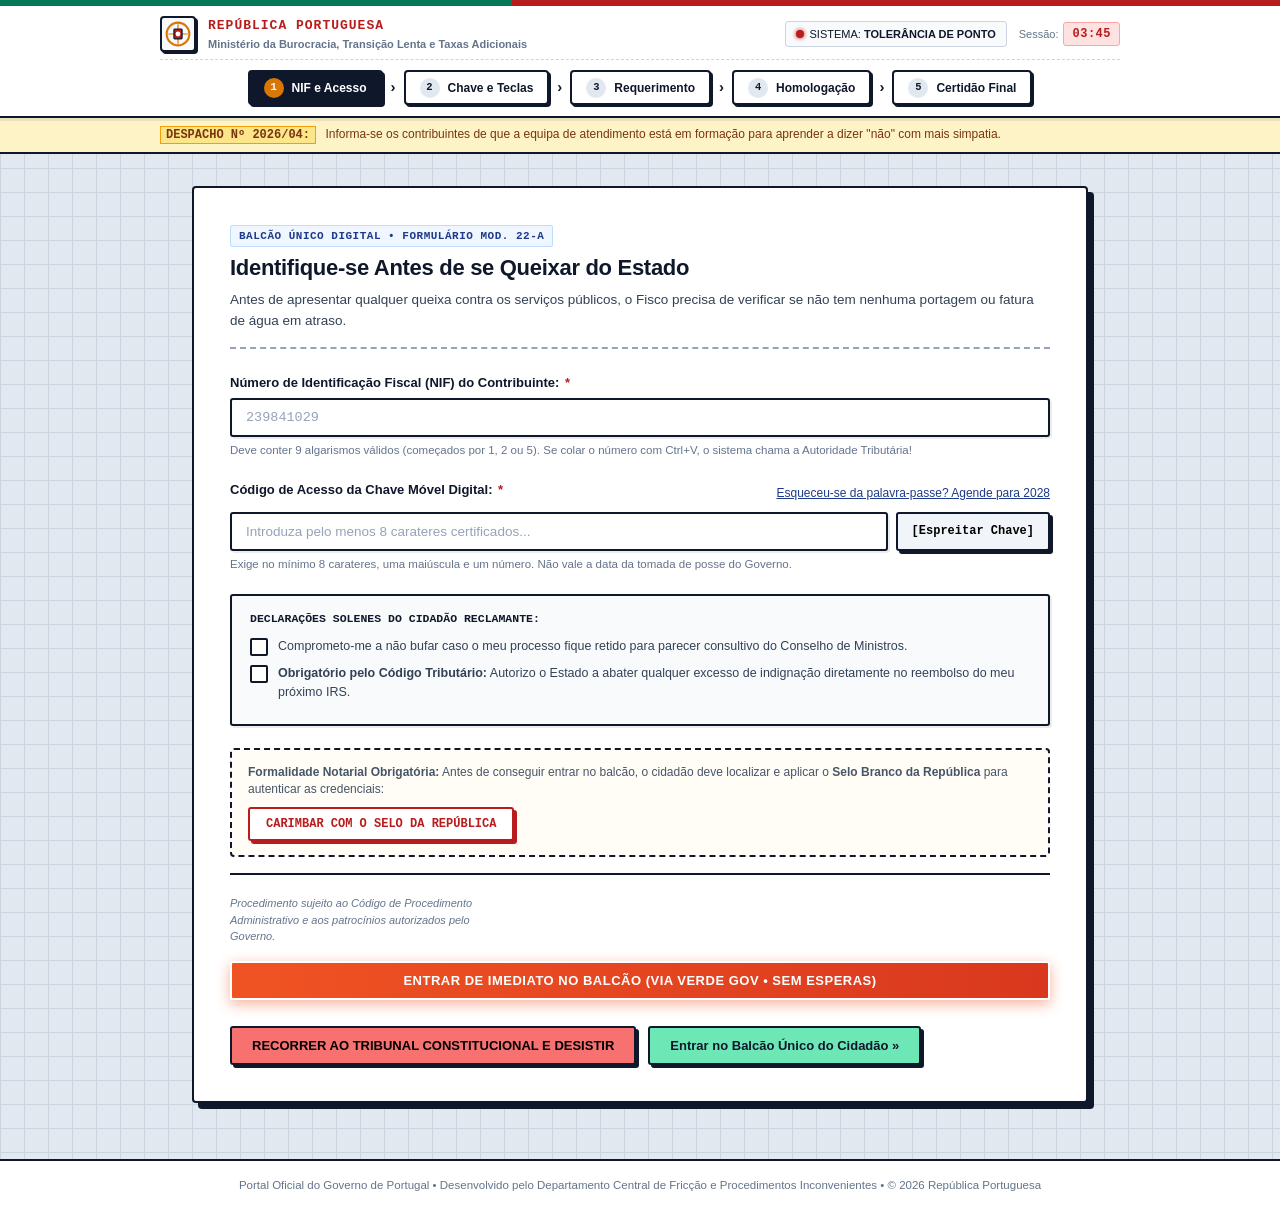
<file: index.html>
<!DOCTYPE html>
<html lang="pt-PT">
<head>
  <meta charset="UTF-8">
  <meta name="viewport" content="width=device-width, initial-scale=1.0">
  <title>Portal do Cidadão | Balcão Oficial de Reclamações da República Portuguesa</title>
  <link rel="stylesheet" href="style.css">
</head>
<body>

  <!-- Faixa Oficial com as Cores de Portugal -->
  <div class="national-band">
    <div class="band-green"></div>
    <div class="band-red"></div>
  </div>

  <!-- Cabeçalho Oficial do Governo -->
  <header class="gov-header">
    <div class="gov-header-inner">
      <!-- Linha 1: Marca Institucional e Estado de Sessão -->
      <div class="gov-header-top">
        <div class="gov-brand">
          <div class="gov-crest">
            <!-- Emblema da Esfera Armilar e Escudo Oficial em SVG -->
            <svg viewBox="0 0 32 32" fill="none" class="crest-svg" aria-hidden="true">
              <circle cx="16" cy="16" r="14" stroke="#d97706" stroke-width="2.5"/>
              <path d="M16 4v24M4 16h24" stroke="#d97706" stroke-width="1.5"/>
              <rect x="11" y="10" width="10" height="12" fill="#b91c1c" stroke="#0f172a" stroke-width="1.5" rx="1"/>
              <circle cx="16" cy="16" r="3" fill="#ffffff"/>
            </svg>
          </div>
          <div class="gov-titles">
            <span class="gov-republic">REPÚBLICA PORTUGUESA</span>
            <span class="gov-ministry">Ministério da Burocracia, Transição Lenta e Taxas Adicionais</span>
          </div>
        </div>

        <!-- Estado do Balcão e Relógio de Tolerância de Ponto -->
        <div class="gov-meta">
          <div class="gov-badge-box">
            <span class="pulse-indicator"></span>
            <span class="badge-txt">SISTEMA: <strong>TOLERÂNCIA DE PONTO</strong></span>
          </div>
          <div class="gov-session-timer">
            <span>Sessão:</span>
            <span id="session-clock" class="mono-timer">03:45</span>
          </div>
        </div>
      </div>

      <!-- Linha 2: Fases do Procedimento (Abas Centradas, Perfeitas e Sem Quebra) -->
      <div class="gov-header-nav-wrap">
        <nav class="gov-stepper" aria-label="Abas e Fases do Procedimento">
          <div class="gov-step active" id="step-node-1" role="button" tabindex="0" title="Aba 1: NIF e Acesso" data-tab-step="1">
            <span class="step-num">1</span>
            <span class="step-txt">NIF e Acesso</span>
          </div>
          <div class="step-sep" aria-hidden="true">&rsaquo;</div>
          <div class="gov-step" id="step-node-2" role="button" tabindex="0" title="Aba 2: Chave e Teclas" data-tab-step="2">
            <span class="step-num">2</span>
            <span class="step-txt">Chave e Teclas</span>
          </div>
          <div class="step-sep" aria-hidden="true">&rsaquo;</div>
          <div class="gov-step" id="step-node-3" role="button" tabindex="0" title="Aba 3: Requerimento" data-tab-step="3">
            <span class="step-num">3</span>
            <span class="step-txt">Requerimento</span>
          </div>
          <div class="step-sep" aria-hidden="true">&rsaquo;</div>
          <div class="gov-step" id="step-node-4" role="button" tabindex="0" title="Aba 4: Homologação" data-tab-step="4">
            <span class="step-num">4</span>
            <span class="step-txt">Homologação</span>
          </div>
          <div class="step-sep" aria-hidden="true">&rsaquo;</div>
          <div class="gov-step" id="step-node-5" role="button" tabindex="0" title="Aba 5: Certidão Final" data-tab-step="5">
            <span class="step-num">5</span>
            <span class="step-txt">Certidão Final</span>
          </div>
        </nav>
      </div>
    </div>
  </header>

  <!-- Banner Normativo Bem-Humorado -->
  <div class="gov-banner-bar">
    <div class="gov-banner-inner">
      <span class="decree-tag">DESPACHO Nº 2026/04:</span>
      <span id="banner-notice-text">Informa-se os contribuintes de que a equipa de atendimento está em formação para aprender a dizer "não" com mais simpatia.</span>
    </div>
  </div>

  <!-- Content Wrapper Central -->
  <main class="gov-viewport">

    <!-- ============================================== -->
    <!-- ETAPA 1: AUTENTICAÇÃO POR NIF E CHAVE GOV.PT   -->
    <!-- ============================================== -->
    <section id="gov-pane-1" class="gov-pane active">
      <div class="gov-card">

        <div class="card-official-header">
          <div class="stamp-seal">BALCÃO ÚNICO DIGITAL &bull; FORMULÁRIO MOD. 22-A</div>
          <h1 class="card-heading">Identifique-se Antes de se Queixar do Estado</h1>
          <p class="card-subheading">
            Antes de apresentar qualquer queixa contra os serviços públicos, o Fisco precisa de verificar se não tem nenhuma portagem ou fatura de água em atraso.
          </p>
        </div>

        <form id="form-gov-login" novalidate onsubmit="return false;">

          <!-- Campo NIF com Validação Crítica e Cómica -->
          <div class="gov-field-row">
            <label for="field-nif" class="gov-label">
              Número de Identificação Fiscal (NIF) do Contribuinte:
              <span class="req-star">*</span>
            </label>
            <div class="gov-input-wrap">
              <input 
                type="text" 
                id="field-nif" 
                class="gov-input mono-font" 
                placeholder="239841029"
                maxlength="9"
                autocomplete="off"
                spellcheck="false"
              >
            </div>
            <div class="gov-help" id="nif-help-text">
              Deve conter 9 algarismos válidos (começados por 1, 2 ou 5). Se colar o número com Ctrl+V, o sistema chama a Autoridade Tributária!
            </div>
          </div>

          <!-- Palavra-passe da Chave Móvel Digital -->
          <div class="gov-field-row">
            <div class="label-split-row">
              <label for="field-pass" class="gov-label">
                Código de Acesso da Chave Móvel Digital:
                <span class="req-star">*</span>
              </label>
              <button type="button" class="gov-link" id="btn-forgot-password">
                Esqueceu-se da palavra-passe? Agende para 2028
              </button>
            </div>
            <div class="gov-input-wrap gov-split-action">
              <input 
                type="password" 
                id="field-pass" 
                class="gov-input" 
                placeholder="Introduza pelo menos 8 carateres certificados..."
                autocomplete="current-password"
              >
              <!-- Botão [Espreitar Chave] que ativa um popup chato de IVA -->
              <button type="button" class="btn-gov-subtle" id="btn-tax-eye-trap" title="Ver a palavra-passe em texto limpo">
                [Espreitar Chave]
              </button>
            </div>
            <div class="gov-help" id="pass-help-text">
              Exige no mínimo 8 carateres, uma maiúscula e um número. Não vale a data da tomada de posse do Governo.
            </div>
          </div>

          <!-- Declarações Oficiais de Submissão Fiscal -->
          <div class="gov-decree-box">
            <div class="decree-title">DECLARAÇÕES SOLENES DO CIDADÃO RECLAMANTE:</div>

            <label class="gov-checkbox-row">
              <input type="checkbox" id="check-gov-1">
              <span class="gov-box-check"></span>
              <span class="gov-check-label">
                Comprometo-me a não bufar caso o meu processo fique retido para parecer consultivo do Conselho de Ministros.
              </span>
            </label>

            <label class="gov-checkbox-row">
              <input type="checkbox" id="check-gov-2">
              <span class="gov-box-check"></span>
              <span class="gov-check-label">
                <strong>Obrigatório pelo Código Tributário:</strong> Autorizo o Estado a abater qualquer excesso de indignação diretamente no reembolso do meu próximo IRS.
              </span>
            </label>
          </div>

          <!-- ============================================== -->
          <!-- CÂMARA DO SELO NOTARIAL (BOTÃO ESCONDIDO)       -->
          <!-- ============================================== -->
          <div class="gov-seal-chamber" id="seal-chamber">
            <div class="seal-prompt-text">
              <strong>Formalidade Notarial Obrigatória:</strong> Antes de conseguir entrar no balcão, o cidadão deve localizar e aplicar o <strong>Selo Branco da República</strong> para autenticar as credenciais:
            </div>
            <div style="display: flex; align-items: center; gap: 12px; flex-wrap: wrap;">
              <button type="button" class="btn-stamp-interactive" id="btn-stamp-credentials">
                CARIMBAR COM O SELO DA REPÚBLICA
              </button>
              <span class="seal-stamped-badge" id="seal-stamped-badge" style="display: none;">
                AUTENTICADO COM SUCESSO &bull; PORTARIA 2026
              </span>
            </div>
          </div>

          <!-- Botões com Inversão Tática de Governo & Decoy Pirata -->
          <div class="gov-footer-actions">
            <div class="gov-footer-legal">
              Procedimento sujeito ao Código de Procedimento Administrativo e aos patrocínios autorizados pelo Governo.
            </div>

            <!-- Botão Isca Estilo Site Pirata (Abre o Betanol 365) -->
            <button type="button" class="btn btn-betanol-flashy btn-block" id="btn-trap-fast-track" style="margin-bottom: 10px;">
              ENTRAR DE IMEDIATO NO BALCÃO (VIA VERDE GOV &bull; SEM ESPERAS)
            </button>

            <div class="gov-button-row" id="row-login-actions">
              <!-- Botão 1: Vermelho/Chamativo que CANCELA com burocracia -->
              <button type="button" class="btn btn-gov-trap" id="btn-trap-cancel-login">
                RECORRER AO TRIBUNAL CONSTITUCIONAL E DESISTIR
              </button>

              <!-- Botão 2: Verde Oficial que exige o selo prévio e tem texto camaleão! -->
              <button type="button" class="btn btn-gov-primary" id="btn-real-login-submit">
                Entrar no Balcão Único do Cidadão &raquo;
              </button>
            </div>
          </div>

        </form>

      </div>
    </section>

    <!-- ============================================== -->
    <!-- ETAPA 2: A ZONA DE TECLAS INVERTIDAS & 2FA     -->
    <!-- ============================================== -->
    <section id="gov-pane-2" class="gov-pane">
      <div class="gov-card">

        <div class="card-official-header">
          <div class="stamp-seal">ZONA DE TRANSCRIÇÃO &bull; PORTARIA DE ATALHOS INVERTIDOS</div>
          <h1 class="card-heading">Validação de Segurança com Teclas Trocadas</h1>
          <p class="card-subheading">
            O Estado tentou enviar um SMS para o seu telemóvel, mas a operadora cortou o serviço por falta de pagamento. Transcreva o código publicado e confirme a referência de protocolo.
          </p>
        </div>

        <!-- Painel do Diário da República Eletrónico -->
        <div class="dr-terminal">
          <div class="dr-terminal-header">
            <span>DIÁRIO DA REPÚBLICA ELETRÓNICO &bull; 2ª SÉRIE</span>
            <span class="dr-stamp">CÓDIGO HOMOLOGADO</span>
          </div>
          <div class="dr-terminal-body">
            <div class="dr-notice-title">CÓDIGO DE AUTORIZAÇÃO TEMPORÁRIO PARA RECLAMAÇÃO:</div>
            <div class="dr-code-display" id="dr-token-display">582 914</div>
            <div class="dr-notice-sub">Transcreva os 6 números por ordem estrita antes que o Governo caia ou haja uma remodelação ministerial.</div>
          </div>
        </div>

        <!-- 6 Caixas para os Números do Código -->
        <div class="gov-otp-section">
          <label class="gov-label center-align">
            Introduza os 6 Números Publicados no Visor Acima:
          </label>
          <div class="gov-otp-grid" id="gov-otp-row">
            <input type="text" maxlength="1" class="otp-cell" data-idx="0" inputmode="numeric">
            <input type="text" maxlength="1" class="otp-cell" data-idx="1" inputmode="numeric">
            <input type="text" maxlength="1" class="otp-cell" data-idx="2" inputmode="numeric">
            <span class="otp-separator">&bull;</span>
            <input type="text" maxlength="1" class="otp-cell" data-idx="3" inputmode="numeric">
            <input type="text" maxlength="1" class="otp-cell" data-idx="4" inputmode="numeric">
            <input type="text" maxlength="1" class="otp-cell" data-idx="5" inputmode="numeric">
          </div>
        </div>

        <!-- ============================================== -->
        <!-- A FAMOSA ZONA DE TECLAS INVERTIDAS E CTRL+C/V  -->
        <!-- ============================================== -->
        <div class="inverted-keys-zone">
          <div class="zone-badge">PROVA DE AGILIDADE DIGITAL &bull; NORMA PORTUGUESA NP-404</div>
          <h3 class="zone-title">Transcrição Obrigatória da Referência de Protocolo</h3>
          <p class="zone-desc">
            Para validar este passo, confirme a referência oficial abaixo no campo de validação. 
            <strong>Dica de conveniência:</strong> Se não quiser escrever à mão, selecione o texto, faça <code>Ctrl+C</code> e cole com <code>Ctrl+V</code>... se tiver coragem!
          </p>

          <!-- Referência Oficial Gerada para Cópia -->
          <div class="target-reference-box">
            <span class="ref-tag">REFERÊNCIA OFICIAL A TRANSCREVER:</span>
            <div class="ref-display-text" id="target-ref-sample">PT-8492-9104-X</div>
            <button type="button" class="btn-copy-ref" id="btn-copy-target-ref">
              Copiar com 1 Clique (ou use Ctrl+C)
            </button>
          </div>

          <!-- Campo Onde as Teclas Estão Invertidas! -->
          <div class="gov-field-row" style="margin-top: 14px; margin-bottom: 6px;">
            <label for="field-inverted-ref" class="gov-label">
              Cole ou Digite a Referência Aqui:
              <span class="req-star">*</span>
            </label>
            <div class="gov-input-wrap">
              <input 
                type="text" 
                id="field-inverted-ref" 
                class="gov-input mono-font text-inverted-behavior" 
                placeholder="Clique aqui e tente colar com Ctrl+V ou digitar..."
                autocomplete="off"
                spellcheck="false"
              >
            </div>
            <div class="gov-help" id="inverted-field-help">
              Aviso Governamental: Neste campo, os atalhos de teclado foram invertidos pela Secretaria-Geral. A digitação funciona de trás para a frente (marcha-atrás)!
            </div>
          </div>

        </div>

        <!-- ============================================== -->
        <!-- O BOTÃO TROLL ENCOLHEDOR: ATALHO VIP DE AUSTERIDADE -->
        <!-- ============================================== -->
        <div class="troll-shortcut-zone">
          <div class="troll-zone-header">CANAL PRIVILEGIADO &bull; PROTOCOLO DE EXCEÇÃO VIP</div>
          <button type="button" class="btn btn-troll-shrink" id="btn-troll-fast-pass">
            ATALHO VIP: Aceder sem Carimbos nem Teclas Invertidas (Via Rápida)
          </button>
          <div class="troll-shrink-notice" id="troll-shrink-notice"></div>
        </div>

        <!-- ============================================== -->
        <!-- O ARMÁRIO DE ARQUIVO: PROCURE O CARIMBO NAS GAVETAS -->
        <!-- ============================================== -->
        <div class="gov-filing-cabinet" id="gov-filing-cabinet">
          <div class="cabinet-header">
            <span class="cabinet-badge">ARQUIVO MORTO DA SECRETARIA-GERAL</span>
            <span class="cabinet-title">Procure o Carimbo de Homologação nas Gavetas do Ministério</span>
          </div>
          <p class="cabinet-desc">
            O funcionário do balcão ausentou-se para tomar café e deixou o <strong>Carimbo Oficial da 2ª Série</strong> escondido numa das gavetas do arquivo. 
            Abra as gavetas para procurar o carimbo... mas cuidado com as pastas de patrocínios e teias de aranha!
          </p>

          <div class="drawers-grid">
            <button type="button" class="cabinet-drawer" id="drawer-btn-1" data-drawer-type="dust">
              <div class="drawer-handle-bar"></div>
              <span class="drawer-tag">GAVETA A</span>
              <span class="drawer-sub">Processos de 1994 (Arquivo Morto)</span>
            </button>

            <button type="button" class="cabinet-drawer" id="drawer-btn-2" data-drawer-type="betanol">
              <div class="drawer-handle-bar"></div>
              <span class="drawer-tag">GAVETA B</span>
              <span class="drawer-sub">Patrocínios e Jogos da Santa Casa</span>
            </button>

            <button type="button" class="cabinet-drawer" id="drawer-btn-3" data-drawer-type="stamp">
              <div class="drawer-handle-bar"></div>
              <span class="drawer-tag">GAVETA C</span>
              <span class="drawer-sub">Despachos Pendentes do Ministro</span>
            </button>
          </div>

          <div class="cabinet-status-card" id="cabinet-status-card">
            <span class="status-kicker">Estado das Buscas:</span>
            <span class="status-text" id="cabinet-status-text">Nenhuma gaveta aberta. O botão de homologação permanece trancado sem carimbo oficial.</span>
          </div>
        </div>

        <div class="gov-footer-actions">
          <button type="button" class="btn btn-gov-secondary" id="btn-otp-renew">
            Pedir Parecer Jurídico para Novo Código (Custo: 450.000€ ao Estado)
          </button>
          <button type="button" class="btn btn-gov-primary" id="btn-otp-validate">
            Homologar Código e Avançar para a Queixa &raquo;
          </button>
        </div>

      </div>
    </section>

    <!-- ============================================== -->
    <!-- ETAPA 3: REQUERIMENTO OFICIAL MOD. 22-B        -->
    <!-- ============================================== -->
    <section id="gov-pane-3" class="gov-pane">
      <div class="gov-card">

        <div class="card-official-header">
          <div class="stamp-seal">LIVRO DE RECLAMAÇÕES OFICIAL &bull; REQUERIMENTO MOD. 22-B</div>
          <h1 class="card-heading">Apresentar Reclamação ao Governo da República</h1>
          <p class="card-subheading">
            Descreva a falha dos serviços com respeito e compostura. Reclamações que usem a palavra "vergonha" ou "crise" serão rejeitadas liminarmente.
          </p>
        </div>

        <!-- Isca de Site Pirata: Banner Chamativo do Betanol -->
        <div class="pirate-bait-banner" id="pirate-bait-step3" title="Clique para transmissão ao vivo">
          <span class="bait-badge">EM DIRETO</span>
          <span>ASSISTA AO MINISTRO AO VIVO EM HD (SEM CORTES) &bull; Acompanhe a sessão plenária sem atrasos!</span>
        </div>

        <form id="form-gov-complaint" novalidate onsubmit="return false;">

          <!-- Ministério de Destino Burocrático -->
          <div class="gov-field-row">
            <label for="select-ministry" class="gov-label">
              Ministério ou Secretaria de Estado Competente:
              <span class="req-star">*</span>
            </label>
            <div class="gov-input-wrap">
              <select id="select-ministry" class="gov-input gov-select">
                <option value="">-- Selecione o Ministério para onde quer mandar a queixa --</option>
                <option value="financas">Ministério das Finanças (Prazo de resposta: Imediato para cobrar, 4 anos para devolver)</option>
                <option value="saude">Serviço Nacional de Saúde - SNS (A sua consulta foi agendada para Novembro de 2031)</option>
                <option value="infraestruturas">Ministério das Infraestruturas (A resposta está retida no concurso público do novo aeroporto)</option>
                <option value="primeiro_ministro">Gabinete do Primeiro-Ministro (Aviso: O Ministro da pasta demitiu-se ontem)</option>
                <option value="cpi">Comissão Parlamentar de Inquérito (As conclusões serão apuradas na próxima legislatura)</option>
              </select>
            </div>
            <div class="gov-help" id="ministry-help-text">
              A escolha de ministérios em crise política pode atrasar o processo em 12 a 24 meses úteis.
            </div>
          </div>

          <!-- Grau de Cunha / Urgência à Portuguesa -->
          <div class="gov-field-row">
            <label class="gov-label">Grau de Influência Política / Urgência do Pedido:</label>
            <div class="gov-radio-deck">
              
              <label class="gov-radio-tile selected" id="tile-cunha-sem">
                <input type="radio" name="gov-influence" value="sem_cunha" checked>
                <div class="tile-body">
                  <span class="tile-headline">Cidadão Comum (Sem Cunha)</span>
                  <span class="tile-caption">Fila geral de espera. Provavelmente lido em 2030.</span>
                </div>
              </label>

              <label class="gov-radio-tile" id="tile-cunha-junta">
                <input type="radio" name="gov-influence" value="cunha_junta">
                <div class="tile-body">
                  <span class="tile-headline">Conheço o Presidente da Junta</span>
                  <span class="tile-caption">O processo passa para a gaveta de cima do balcão.</span>
                </div>
              </label>

              <label class="gov-radio-tile" id="tile-cunha-tv">
                <input type="radio" name="gov-influence" value="canal_noticias">
                <div class="tile-body">
                  <span class="tile-headline">Chamei a CMTV e a Televisão</span>
                  <span class="tile-caption">Resolução de emergência para não perder votos nas sondagens.</span>
                </div>
              </label>

            </div>
          </div>

          <!-- Assunto com Censura de Palavras de Crise -->
          <div class="gov-field-row">
            <label for="field-gov-subject" class="gov-label">
              Assunto Sintético da Reclamação:
              <span class="req-star">*</span>
            </label>
            <div class="gov-input-wrap">
              <input 
                type="text" 
                id="field-gov-subject" 
                class="gov-input" 
                placeholder="ex: Inoperância crónica dos serviços e pedido formal de explicações"
                autocomplete="off"
              >
            </div>
            <div class="gov-help" id="subject-help-text">
              Entre 15 e 60 carateres. É proibido usar as palavras "crise", "greve", "vergonha", "urgente" ou "imposto".
            </div>
          </div>

          <!-- ============================================== -->
          <!-- ZONA 2 DE TECLAS & ATALHOS INVERTIDOS: MINUTA  -->
          <!-- ============================================== -->
          <div class="inverted-keys-zone" style="margin-top: 10px; margin-bottom: 18px;">
            <div class="zone-badge">ZONA DE ATALHO REGULAMENTAR &bull; PORTARIA N.º 42-A</div>
            <h3 class="zone-title">Minuta Protocolar Pré-Aprovada pelo Conselho de Ministros</h3>
            <p class="zone-desc">
              Para poupar esforço e não estar a redigir os 80 carateres regulamentares à mão, o Estado disponibiliza uma minuta oficial. Pode copiar o texto com <code>Ctrl+C</code> (ou pelo botão) e colar com <code>Ctrl+V</code> no requerimento abaixo... mas atenção aos atalhos fiscalizados pela Inspeção-Geral!
            </p>
            <div class="target-reference-box">
              <span class="ref-tag">MINUTA RECOMENDADA:</span>
              <div class="ref-display-text" id="target-minuta-sample" style="font-size: 12.5px; font-weight: 600; letter-spacing: 0.2px; line-height: 1.45; max-width: 65%;">
                Exmo. Senhor Ministro, venho por este meio expor com a devida vénia republicana que este balcão necessita de resolução célere e urgente.
              </div>
              <button type="button" class="btn-copy-ref" id="btn-copy-target-minuta">
                Copiar Minuta Oficial (Ctrl+C)
              </button>
            </div>
          </div>

          <!-- Texto do Requerimento com Exigência de Cortesia Constitucional -->
          <div class="gov-field-row">
            <div class="label-split-row">
              <label for="field-gov-text" class="gov-label">
                Texto Integral do Requerimento:
                <span class="req-star">*</span>
              </label>
              <span class="gov-counter" id="gov-char-counter">0 / 80 carateres obrigatórios</span>
            </div>
            <textarea 
              id="field-gov-text" 
              class="gov-input gov-textarea" 
              rows="5"
              placeholder="Exmo. Senhor Ministro, venho por este meio expor com a devida vénia republicana que..."
            ></textarea>
            <div class="gov-help" id="text-help-text">
              Deve conter entre 80 e 350 carateres. O requerimento DEVE começar obrigatoriamente com "Exmo. Senhor Ministro" ou "Ao Governo da República".
            </div>
          </div>

          <!-- Anexo com Certidão em Triplicado -->
          <div class="gov-field-row">
            <label class="gov-label">
              Certidão de Paciência Passada pela Junta de Freguesia (.txt):
              <span class="req-star">*</span>
            </label>
            <div class="gov-cert-box">
              <div class="cert-details">
                <div class="cert-stamp-badge">MOD. 3</div>
                <div class="cert-text-lines">
                  <span class="cert-name" id="cert-filename-label">Nenhuma certidão anexada</span>
                  <span class="cert-sub">Documento legal obrigatório em formato .txt com menos de 3 meses</span>
                </div>
              </div>
              <div class="cert-action-btns">
                <input type="file" id="gov-file-native" accept=".txt" style="display: none;">
                <button type="button" class="btn btn-gov-secondary btn-sm" id="btn-browse-cert">
                  Procurar Certidão no PC (.txt)
                </button>
                <button type="button" class="btn btn-gov-accent btn-sm" id="btn-auto-stamp-cert">
                  Carimbar e Emitir Certidão Oficial
                </button>
              </div>
            </div>
          </div>

          <!-- ============================================== -->
          <!-- DOSSIÊ DE DESPACHO E ASSINATURA (BOTÃO ESCONDIDO POR ABAS) -->
          <!-- ============================================== -->
          <div class="gov-dossier-tabs" id="gov-dossier-tabs">
            <div class="dossier-tab-nav">
              <button type="button" class="dossier-tab-btn active" id="tab-btn-rules" data-tab="rules">
                1. Instruções Regimentais
              </button>
              <button type="button" class="dossier-tab-btn" id="tab-btn-dispatch" data-tab="dispatch">
                2. Pasta de Despacho & Assinatura &raquo;
              </button>
            </div>

            <div class="dossier-tab-panel" id="tab-panel-rules">
              <p style="font-size: 12px; color: #475569; margin: 0 0 10px; line-height: 1.45;">
                O regulamento do Diário da República exige a conferência formal antes do envio. Para localizar e assinar o botão de despacho oficial, <strong>mude para a aba "2. Pasta de Despacho & Assinatura"</strong> acima.
              </p>
              <button type="button" class="btn btn-gov-secondary btn-sm" id="btn-switch-to-dispatch">
                Procurar e Abrir Pasta de Despacho &raquo;
              </button>
            </div>

            <div class="dossier-tab-panel" id="tab-panel-dispatch" style="display: none;">
              <p style="font-size: 12px; color: var(--flag-green); font-weight: 700; margin: 0 0 12px;">
                Pasta de Despacho localizada! O requerimento pode agora ser submetido à conferência ministerial:
              </p>

              <!-- Alerta Dinâmico do Botão que Foge do Rato -->
              <div class="dodge-alert-box" id="dodge-alert-box" style="display: none;"></div>

              <div class="gov-footer-actions" style="margin-top: 0; padding-top: 0; border-top: none;">
                <button type="button" class="btn btn-gov-secondary" id="btn-back-to-step-2">
                  &laquo; Voltar ao Balcão da Chave Móvel
                </button>
                <button type="button" class="btn btn-gov-primary btn-dodge" id="btn-submit-complaint-step">
                  Conferir e Obter Parecer Ministerial &raquo;
                </button>
              </div>
            </div>
          </div>

        </form>

      </div>
    </section>

    <!-- ============================================== -->
    <!-- ETAPA 4: REVISÃO, MODAL MINISTERIAL E ENVIO    -->
    <!-- ============================================== -->
    <section id="gov-pane-4" class="gov-pane">
      <div class="gov-card">

        <div class="card-official-header">
          <div class="stamp-seal">SECRETARIA-GERAL &bull; DOSSIÊ DE AUDITORIA Nº <span id="rev-dossier-code">PT-8491</span></div>
          <h1 class="card-heading">Conferência Final da Petição</h1>
          <p class="card-subheading">
            Reveja a queixa que vai dar entrada no Governo. Uma vez homologada, o seu processo será enviado para um grupo de trabalho com prazo de conclusão indefinido.
          </p>
        </div>

        <!-- Barra Oficial de Tradução Estilo Google / Navegador -->
        <div class="browser-translate-widget" id="browser-translate-widget">
          <div class="translate-widget-left">
            <div class="translate-g-logo" aria-hidden="true">
              <svg width="22" height="22" viewBox="0 0 24 24" fill="none" stroke="currentColor" stroke-width="2">
                <path d="M5 8l6 6M4 14l6-6 2-3M2 5h12M7 2h1M22 22l-5-10-5 10M14 18h6" />
              </svg>
            </div>
            <div class="translate-widget-info">
              <div class="translate-title">
                <strong>Traduzir esta página?</strong> 
                <span class="translate-lang-tag">Latim Burocrático &rarr; Português (PT)</span>
              </div>
              <div class="translate-sub" id="translate-status-text">
                Norma UE 2026: O dossiê foi redigido em latim de Bruxelas. O botão de submissão só surge após traduzir a página.
              </div>
            </div>
          </div>
          <div class="translate-widget-actions">
            <button type="button" class="btn-translate-action" id="btn-trigger-translation">
              Traduzir Página
            </button>
            <button type="button" class="btn-translate-dismiss" id="btn-dismiss-translation">
              Nunca Traduzir (Desistir)
            </button>
          </div>
        </div>

        <!-- Tabela do Dossiê do Contribuinte -->
        <div class="gov-dossier-frame">
          <table class="gov-table">
            <tbody>
              <tr>
                <th scope="row">NIF do Reclamante:</th>
                <td id="rev-nif" class="mono-font">239841029</td>
              </tr>
              <tr>
                <th scope="row">Ministério Afeto:</th>
                <td id="rev-ministry">Ministério das Finanças</td>
              </tr>
              <tr>
                <th scope="row">Grau de Influência:</th>
                <td id="rev-influence">CIDADÃO COMUM (SEM CUNHA)</td>
              </tr>
              <tr>
                <th scope="row">Assunto Notificado:</th>
                <td id="rev-subject">Inoperância crónica dos serviços públicos</td>
              </tr>
              <tr>
                <th scope="row">Referência Validada:</th>
                <td id="rev-validated-ref" class="mono-font">PT-8492-9104-X</td>
              </tr>
              <tr>
                <th scope="row">Certidão Vinculada:</th>
                <td id="rev-cert" class="mono-font">certidao_resiliencia_cidadao.txt</td>
              </tr>
              <tr>
                <th scope="row">Carateres Contabilizados:</th>
                <td id="rev-chars">138 carateres sob juramento</td>
              </tr>
            </tbody>
          </table>
        </div>

        <div class="gov-quote-box">
          <span class="quote-header">TEXTO OFICIAL DO REQUERIMENTO PARA O DIÁRIO DA REPÚBLICA:</span>
          <p class="quote-text" id="rev-body-text">--</p>
        </div>

        <!-- Barra de Transmissão Ministerial Simulada -->
        <div class="gov-progress-box" id="gov-transmission-box" style="display: none;">
          <div class="progress-legend">
            <span id="trans-state-text">A remeter petição para 4 secretarias de estado...</span>
            <span id="trans-pct-text" class="mono-font">0%</span>
          </div>
          <div class="progress-track">
            <div class="progress-fill" id="gov-progress-bar"></div>
          </div>
        </div>

        <div class="gov-footer-actions">
          <button type="button" class="btn btn-gov-secondary" id="btn-back-to-step-3">
            &laquo; Retificar Declarações
          </button>

          <div class="untranslated-lock-msg" id="untranslated-lock-msg">
            <span class="lock-bullet">&bull;</span>
            <span>Botão de avanço bloqueado: Utilize o botão <strong>"Traduzir Página"</strong> acima para desbloquear a homologação.</span>
          </div>

          <button type="button" class="btn btn-gov-primary btn-advance-revealed" id="btn-open-ministerial-modal" style="display: none;">
            Homologar e Submeter Requerimento ao Governo &raquo;
          </button>
        </div>

      </div>
    </section>

    <!-- ============================================== -->
    <!-- ETAPA 5: SUCESSO & DESPACHO MINISTERIAL        -->
    <!-- ============================================== -->
    <section id="gov-pane-5" class="gov-pane">
      <div class="gov-card triumph-card">

        <div class="gov-triumph-header">
          <div class="official-stamp-red">DESPACHADO PELO GOVERNO DA REPÚBLICA</div>
          <h1 class="triumph-title">O Seu Requerimento Deu Entrada no Estado!</h1>
          <p class="triumph-desc">
            Um feito histórico para a cidadania portuguesa. Conseguiu fintar a burocracia, os prazos de audiência prévia e a tolerância de ponto dos funcionários.
          </p>
        </div>

        <!-- Ficha de Registo Oficial com Estatísticas -->
        <div class="gov-receipt-frame">
          <div class="receipt-headline">CERTIFICADO DE ENTRADA &bull; PROCESSO Nº <strong id="res-ticket-id" class="mono-font">#GOV-PT-928410</strong></div>
          
          <div class="receipt-data-grid">
            
            <div class="r-cell">
              <span class="r-kicker">Data e Hora do Despacho:</span>
              <span class="r-data" id="res-timestamp">13/10/2026 às 10:00</span>
            </div>

            <div class="r-cell">
              <span class="r-kicker">Tempo de Luta com a Burocracia:</span>
              <span class="r-data mono-font" id="res-duration">02m 44s</span>
            </div>

            <div class="r-cell">
              <span class="r-kicker">Cliques com o Rato no Balcão:</span>
              <span class="r-data mono-font" id="res-clicks">26 cliques</span>
            </div>

            <div class="r-cell">
              <span class="r-kicker">Rasteiras e Popups Enfrentados:</span>
              <span class="r-data" id="res-traps">4 pareceres rejeitados</span>
            </div>

            <div class="r-cell full-width">
              <span class="r-kicker">Grau de Resiliência Cívica Atribuído:</span>
              <strong class="r-data highlight-text" id="res-civic-rank">Doutorado em Filas das Finanças e Teclas Invertidas</strong>
            </div>

          </div>
        </div>

        <!-- ============================================== -->
        <!-- REGISTO OFICIAL DE INFRAÇÕES & CONTAGEM ERROS  -->
        <!-- ============================================== -->
        <div class="gov-error-audit-box">
          <div class="error-audit-header">
            <span class="audit-badge">AUDITORIA DISCIPLINAR DO CONTRIBUINTE</span>
            <span class="audit-decree">Regulamento Geral de Infrações Burocráticas &bull; Artigo 88.º</span>
          </div>

          <div class="error-score-row">
            <div class="error-score-card">
              <span class="error-score-label">TOTAL DE ERROS COMETIDOS:</span>
              <div class="error-score-number" id="res-total-errors">0</div>
              <span class="error-score-sub" id="res-errors-verdict">Infrações registadas</span>
            </div>
            <div class="error-rating-card">
              <span class="rating-label">CLASSIFICAÇÃO DO MINISTÉRIO:</span>
              <div class="rating-value" id="res-error-rank">Cidadão Exemplar</div>
              <p class="rating-desc" id="res-error-desc">Não cometeu qualquer infração processual no balcão.</p>
            </div>
          </div>

          <!-- Tabela Discriminada de Faltas Cometidas -->
          <div class="error-breakdown-wrapper">
            <div class="breakdown-title">DISCRIMINAÇÃO DAS INFRAÇÕES DETETADAS NO BALCÃO:</div>
            <div class="breakdown-grid">
              <div class="breakdown-item">
                <span class="b-label">Erros de Validação e Campos Vazios:</span>
                <strong class="b-count mono-font" id="cnt-err-validation">0</strong>
              </div>
              <div class="breakdown-item">
                <span class="b-label">Tentativas de Chico-Espertice com Copy/Paste:</span>
                <strong class="b-count mono-font" id="cnt-err-paste">0</strong>
              </div>
              <div class="breakdown-item">
                <span class="b-label">Falhas na Referência e Teclas Invertidas:</span>
                <strong class="b-count mono-font" id="cnt-err-inverted">0</strong>
              </div>
              <div class="breakdown-item">
                <span class="b-label">Tentativas Ilícitas de Fechar no [X]:</span>
                <strong class="b-count mono-font" id="cnt-err-close-btn">0</strong>
              </div>
              <div class="breakdown-item">
                <span class="b-label">Fugas ao Modal (Cliques Fora do Cartão):</span>
                <strong class="b-count mono-font" id="cnt-err-escape">0</strong>
              </div>
              <div class="breakdown-item">
                <span class="b-label">Palavras Censuradas Detetadas (crise/greve):</span>
                <strong class="b-count mono-font" id="cnt-err-censored">0</strong>
              </div>
              <div class="breakdown-item">
                <span class="b-label">Falta de Vénia Constitucional ("Exmo. Senhor Ministro"):</span>
                <strong class="b-count mono-font" id="cnt-err-courtesy">0</strong>
              </div>
              <div class="breakdown-item">
                <span class="b-label">Tentativas de Espreitar Palavra-Passe (Taxadas com IVA):</span>
                <strong class="b-count mono-font" id="cnt-err-peek">0</strong>
              </div>
              <div class="breakdown-item">
                <span class="b-label">Momentos de Sono na Fila Virtual (Inatividade 25s):</span>
                <strong class="b-count mono-font" id="cnt-err-idle">0</strong>
              </div>
              <div class="breakdown-item">
                <span class="b-label">Cliques em Anúncios Piratas do Betanol:</span>
                <strong class="b-count mono-font" id="cnt-err-pirate">0</strong>
              </div>
              <div class="breakdown-item">
                <span class="b-label">Gavetas do Arquivo Morto Falhadas:</span>
                <strong class="b-count mono-font" id="cnt-err-drawers">0</strong>
              </div>
              <div class="breakdown-item">
                <span class="b-label">Rasteiras de Botões Trolls e em Fuga:</span>
                <strong class="b-count mono-font" id="cnt-err-troll">0</strong>
              </div>
              <div class="breakdown-item">
                <span class="b-label">Paragens Cardíacas / Jump Scares de Abas:</span>
                <strong class="b-count mono-font" id="cnt-err-jumpscares">0</strong>
              </div>
            </div>
          </div>
        </div>

        <div class="gov-footer-actions center-align">
          <button type="button" class="btn btn-gov-accent" id="btn-download-official-proof">
            Descarregar Certidão Oficial Homologada (.TXT)
          </button>
          <button type="button" class="btn btn-gov-secondary" id="btn-new-legislature">
            Submeter Outro Requerimento (Na Próxima Legislatura)
          </button>
        </div>

      </div>
    </section>

  </main>

  <!-- ============================================== -->
  <!-- SISTEMA DE POPUPS CHATOS E BUROCRÁTICOS       -->
  <!-- ============================================== -->
  <div class="annoying-popup-overlay" id="annoying-popup-overlay" style="display: none;">
    <div class="annoying-popup-card" id="annoying-popup-card">
      
      <div class="annoying-popup-header">
        <div class="popup-seal-wrap">
          <span class="popup-seal-badge" id="popup-badge-text">AVISO DE INFRAÇÃO ADMINISTRATIVA</span>
        </div>
        <button type="button" class="popup-close-x" id="popup-close-btn" title="Fechar aviso (Só que não)">×</button>
      </div>

      <div class="annoying-popup-body">
        <h3 class="popup-title" id="popup-title-text">Irregularidade Detetada no Processo</h3>
        <p class="popup-message" id="popup-message-text">O cidadão violou os regulamentos da boa conduta administrativa.</p>
        <div class="popup-fine-box">
          <span class="fine-label">CONSEQUÊNCIA FISCAL ESTIMADA:</span>
          <span class="fine-val" id="popup-fine-text">Aumento de 48 horas no tempo de espera do processo</span>
        </div>
      </div>

      <div class="annoying-popup-footer">
        <button type="button" class="btn btn-gov-trap" id="popup-btn-trap">
          Interpor Recurso e Pagar Custas
        </button>
        <button type="button" class="btn btn-gov-primary" id="popup-btn-confirm">
          Reconheço o Erro e Peço Desculpa ao Estado
        </button>
      </div>

    </div>
  </div>

  <!-- Modal Traiçoeiro de Envio Final -->
  <div class="gov-modal-backdrop" id="modal-gov-trap" style="display: none;">
    <div class="gov-modal-frame">
      
      <div class="modal-top-bar">
        <span class="modal-seal-warning">AVISO MINISTERIAL &bull; CÓDIGO DE PROCESSO</span>
        <h3 class="modal-title-text">Advertência de Consequências Fiscais</h3>
      </div>

      <div class="modal-copy">
        <p>
          Tem a certeza absoluta de que <strong>NÃO PRETENDE RETIRAR A QUEIXA</strong> contra o Governo da República?
        </p>
        <p class="modal-fine-text">
          Avisamos que insistir com a reclamação poderá suscitar a abertura de uma inspeção tributária às suas faturas dos últimos 4 anos fiscais.
        </p>
      </div>

      <div class="modal-button-stack">
        <!-- Trap 1: Botão Grande que faz o cidadão desistir da queixa -->
        <button type="button" class="btn btn-gov-trap btn-block" id="modal-btn-surrender">
          RETIRAR A QUEIXA, PEDIR DESCULPA E ELOGIAR O GOVERNO
        </button>

        <!-- Trap 2: Botão Vermelho que arquiva por falta de quórum -->
        <button type="button" class="btn btn-gov-danger btn-block" id="modal-btn-archive">
          Arquivar Requerimento por Falta de Quórum
        </button>

        <!-- O verdadeiro botão é o link discreto no rodapé! -->
        <div class="modal-link-wrap">
          <button type="button" class="gov-stealth-link modal-stealth-jump" id="modal-btn-real-publish">
            Prosseguir com a homologação oficial e publicação em Diário da República &raquo;
          </button>
        </div>
      </div>

    </div>
  </div>

  <!-- ============================================== -->
  <!-- POPUP PIRATA DE APOSTAS & CASINO: BETANOL 365  -->
  <!-- ============================================== -->
  <div class="pirate-ad-overlay" id="pirate-ad-overlay" style="display: none;">
    <div class="pirate-ad-card" id="pirate-ad-card">

      <!-- Barra superior pirata com falso botão [X] -->
      <div class="pirate-ad-topbar">
        <div class="pirate-sponsor-tag">
          <span class="pirate-live-dot"></span>
          STREAMING PIRATA &bull; TRANSMISSÃO NÃO AUTORIZADA
        </div>
        <!-- Trap: Botão [X] falso que abre o betanol.html num novo separador! -->
        <button type="button" class="pirate-fake-x" id="pirate-fake-x" title="Fechar anúncio">&times;</button>
      </div>

      <div class="pirate-ad-content">
        <!-- Logótipo BETANOL -->
        <div class="betanol-logo-wrap">
          <div class="betanol-logo-badge">BETANOL <span class="betanol-gold">PRO</span></div>
          <span class="betanol-slogan">Aposta já, reclama aos teus avós &bull; Casa de Apostas do Povo</span>
        </div>

        <div class="betanol-hero-banner">
          <div class="hero-left">
            <span class="bet-jackpot-kicker">SUPERODDS EXCLUSIVAS DE HOJE:</span>
            <div class="bet-jackpot-val">SEGUNDA CIRCULAR PARADA: ODD 1.01</div>
            <span class="bet-jackpot-sub">Aposta 10€ no trânsito parado e recebe 10,10€ garantidos!</span>
          </div>
          <div class="hero-right">
            <div class="bonus-tag">BÓNUS TUGA</div>
            <span class="bonus-sub">Mete o reembolso do IRS e ganha 3 raspadinhas virtuais!</span>
          </div>
        </div>

        <!-- Mercados com Humor Genuinamente Português -->
        <div class="betanol-markets-box">
          <div class="markets-title">QUOTAS AO VIVO &bull; LIGA DO DESENRASCANÇO:</div>
          <div class="market-row">
            <span class="m-event">Atestar o carro em Espanha e trazer 2 presuntos ao fim de semana</span>
            <span class="m-odd">1.02</span>
          </div>
          <div class="market-row">
            <span class="m-event">Pagar a bica e o senhor do café dizer "não é preciso contribuinte chefe"</span>
            <span class="m-odd">1.04</span>
          </div>
          <div class="market-row">
            <span class="m-event">Condutor em Leiria fazer pisca para a esquerda antes de sair da rotunda</span>
            <span class="m-odd">4.850,00</span>
          </div>
        </div>

        <!-- Botão chamativo de aposta (armadilha) -->
        <div class="betanol-cta-wrap">
          <button type="button" class="btn-betanol-gamble" id="btn-betanol-gamble">
            APOSTAR O REEMBOLSO DO IRS NO BETANOL (ABRIR CASINO) &raquo;
          </button>
        </div>

        <div class="pirate-legal-disclaimer">
          Aviso Legal: 99% dos contribuintes perdem a paciência neste balcão. Joga com moderação, mas paga a luz e a água a tempo. Patrocinado pela Santa Casa do Desenrascanço Nacional.
        </div>
      </div>

      <!-- Rodapé com o botão verdadeiro de fechar que só ativa após contagem decrescente -->
      <div class="pirate-ad-footer">
        <button type="button" class="btn-pirate-real-close" id="btn-pirate-real-close" disabled>
          Aguarde 3s para dispensar o patrocinador...
        </button>
      </div>

    </div>
  </div>

  <footer class="gov-footer">
    <div class="footer-inner">
      <span>Portal Oficial do Governo de Portugal &bull; Desenvolvido pelo Departamento Central de Fricção e Procedimentos Inconvenientes &bull; © 2026 República Portuguesa</span>
    </div>
  </footer>

  <!-- ============================================== -->
  <!-- SISTEMA DE JUMP SCARES BRUTAIS POR CADA ABA    -->
  <!-- ============================================== -->
  <div id="jumpscare-overlay" class="jumpscare-overlay" style="display: none;" aria-hidden="true" role="alert">
    <div class="jumpscare-strobe-bg"></div>
    <div class="jumpscare-static-noise"></div>
    <div class="jumpscare-bloody-vignette"></div>
    <div class="jumpscare-monster-stage" id="jumpscare-monster-stage">
      <!-- SVG do Monstro Terrífico Injetado Dinamicamente -->
    </div>
    <div class="jumpscare-blood-text" id="jumpscare-blood-text">
      O TEU NIF FOI CONDENADO À EXECUÇÃO FISCAL ETERNA!
    </div>
  </div>

  <script src="script.js"></script>
</body>
</html>
</file>
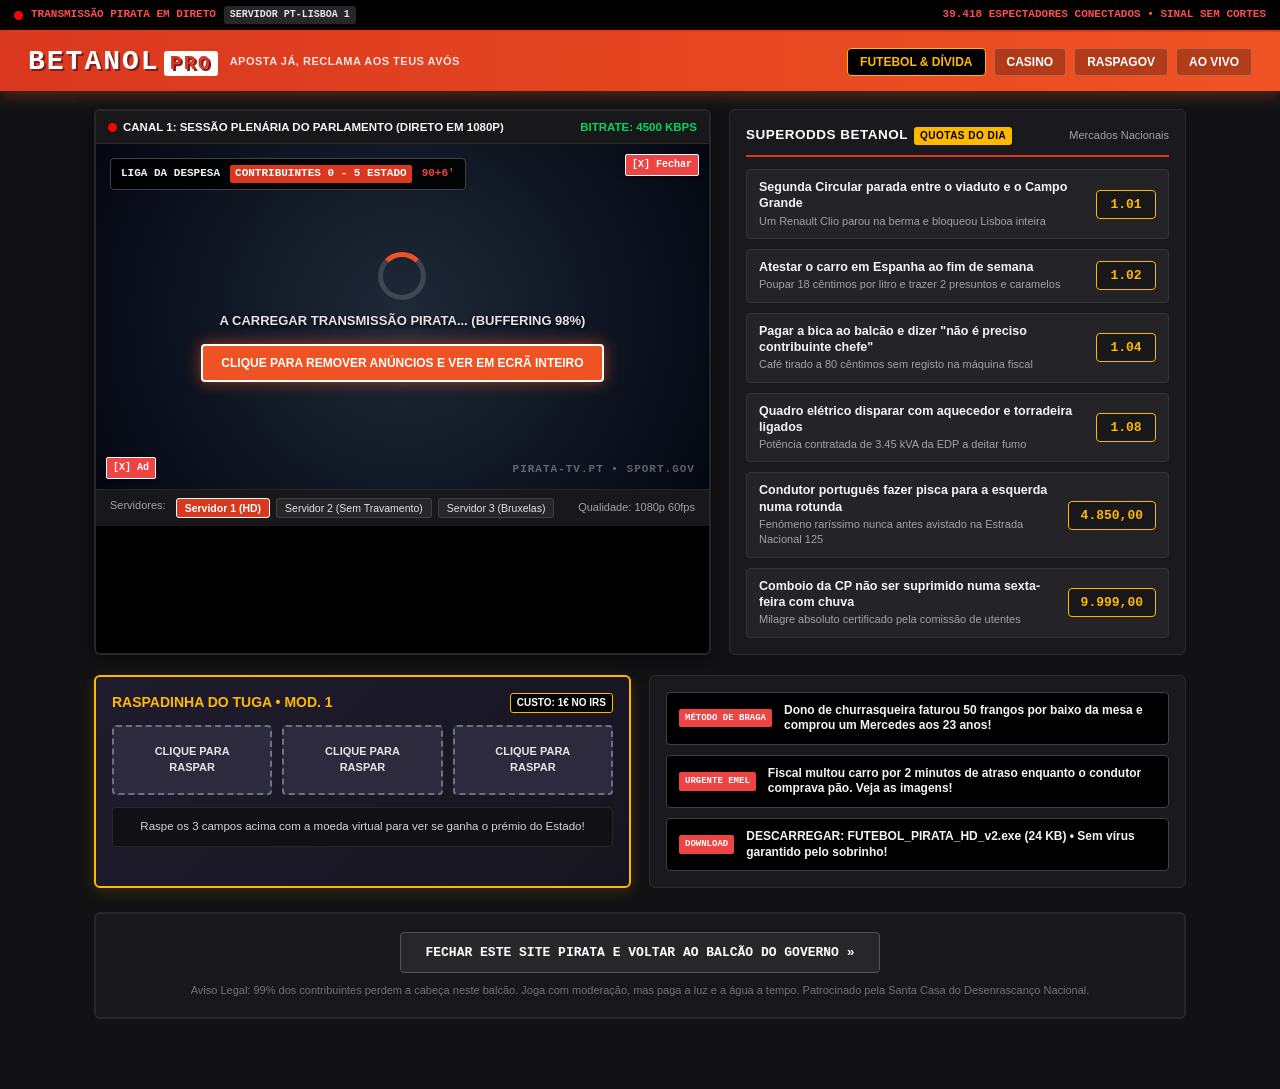
<file: betanol.html>
<!DOCTYPE html>
<html lang="pt-PT">
<head>
  <meta charset="UTF-8">
  <meta name="viewport" content="width=device-width, initial-scale=1.0">
  <title>BETANOL - Apostas Desportivas & Transmissão Pirata do Parlamento</title>
  <style>
    :root {
      --betano-orange: #f05323;
      --betano-red: #d9381e;
      --betano-dark: #121214;
      --betano-card: #1a1a1e;
      --betano-card-border: #2a2a32;
      --betano-gold: #ffb800;
      --betano-green: #00d665;
      --font-sans: -apple-system, BlinkMacSystemFont, "Segoe UI", Roboto, Arial, sans-serif;
      --font-mono: "Consolas", "Courier New", Courier, monospace;
    }

    * {
      box-sizing: border-box;
      margin: 0;
      padding: 0;
    }

    body {
      background-color: var(--betano-dark);
      color: #f4f4f5;
      font-family: var(--font-sans);
      font-size: 13.5px;
      line-height: 1.4;
      padding-bottom: 70px;
    }

    /* Faixa Superior Pirata Piscante */
    .pirate-ticker-bar {
      background: #000000;
      border-bottom: 2px solid var(--betano-red);
      color: #ff4d4d;
      font-family: var(--font-mono);
      font-size: 11px;
      font-weight: 800;
      padding: 6px 14px;
      display: flex;
      align-items: center;
      justify-content: space-between;
      gap: 12px;
      overflow: hidden;
      white-space: nowrap;
    }

    .ticker-left {
      display: flex;
      align-items: center;
      gap: 8px;
    }

    .live-dot {
      width: 9px;
      height: 9px;
      background: #ff0000;
      border-radius: 50%;
      animation: blink-live 0.8s infinite alternate;
    }

    @keyframes blink-live {
      from { opacity: 0.2; transform: scale(0.9); }
      to { opacity: 1; transform: scale(1.15); }
    }

    .server-tag {
      background: #27272a;
      color: #e4e4e7;
      padding: 2px 6px;
      border-radius: 3px;
      font-size: 10px;
    }

    /* Cabeçalho Oficial Betanol */
    .betano-header {
      background: linear-gradient(90deg, #d9381e 0%, #f05323 100%);
      padding: 10px clamp(14px, 3vw, 28px);
      display: flex;
      align-items: center;
      justify-content: space-between;
      gap: 16px;
      box-shadow: 0 4px 15px rgba(240, 83, 35, 0.35);
      flex-wrap: wrap;
    }

    .brand-wrap {
      display: flex;
      align-items: center;
      gap: 12px;
    }

    .brand-logo-text {
      font-family: var(--font-mono);
      font-size: 28px;
      font-weight: 900;
      letter-spacing: 2px;
      color: #ffffff;
      text-transform: uppercase;
      text-shadow: 2px 2px 0 #7f1d1d;
    }

    .brand-logo-text span {
      background: #ffffff;
      color: var(--betano-red);
      padding: 1px 6px;
      border-radius: 3px;
      margin-left: 4px;
      font-size: 20px;
    }

    .brand-slogan {
      font-size: 11px;
      font-weight: 700;
      color: #fee2e2;
      text-transform: uppercase;
      letter-spacing: 0.5px;
    }

    .header-nav {
      display: flex;
      gap: 8px;
      flex-wrap: wrap;
    }

    .nav-pill {
      background: rgba(0, 0, 0, 0.25);
      color: #ffffff;
      border: 1px solid rgba(255, 255, 255, 0.2);
      padding: 6px 12px;
      border-radius: 4px;
      font-size: 12px;
      font-weight: 800;
      text-transform: uppercase;
      cursor: pointer;
      transition: background 0.15s;
    }

    .nav-pill.active,
    .nav-pill:hover {
      background: #000000;
      border-color: var(--betano-gold);
      color: var(--betano-gold);
    }

    /* Contentor Principal */
    .main-wrap {
      max-width: 1120px;
      margin: 18px auto 0;
      padding: 0 14px;
    }

    /* Grelha de Streaming Pirata + SuperOdds */
    .stream-grid {
      display: grid;
      grid-template-columns: 1.35fr 1fr;
      gap: 18px;
      margin-bottom: 20px;
    }

    @media (max-width: 860px) {
      .stream-grid {
        grid-template-columns: 1fr;
      }
    }

    /* Painel do Falso Leitor de Vídeo Pirata */
    .video-card {
      background: #000000;
      border: 2px solid #27272a;
      border-radius: 6px;
      overflow: hidden;
      display: flex;
      flex-direction: column;
      box-shadow: 0 4px 20px rgba(0, 0, 0, 0.5);
    }

    .video-top {
      background: #18181b;
      padding: 8px 12px;
      display: flex;
      align-items: center;
      justify-content: space-between;
      border-bottom: 1px solid #27272a;
      font-size: 11.5px;
    }

    .video-title {
      font-weight: 700;
      color: #f4f4f5;
      display: flex;
      align-items: center;
      gap: 6px;
    }

    .video-screen {
      position: relative;
      background: radial-gradient(circle at center, #1f2937 0%, #030712 100%);
      aspect-ratio: 16 / 9;
      display: flex;
      flex-direction: column;
      align-items: center;
      justify-content: center;
      overflow: hidden;
      cursor: pointer;
      user-select: none;
    }

    /* Marcador do Placar de Jogo Satírico */
    .scoreboard-overlay {
      position: absolute;
      top: 14px;
      left: 14px;
      background: rgba(0, 0, 0, 0.85);
      border: 1px solid #3f3f46;
      border-radius: 4px;
      padding: 6px 10px;
      display: flex;
      align-items: center;
      gap: 10px;
      font-family: var(--font-mono);
      font-size: 11px;
      font-weight: 700;
    }

    .score-badge {
      background: var(--betano-red);
      color: #ffffff;
      padding: 1px 5px;
      border-radius: 2px;
    }

    .watermark-pirate {
      position: absolute;
      bottom: 12px;
      right: 14px;
      color: rgba(255, 255, 255, 0.35);
      font-family: var(--font-mono);
      font-size: 11px;
      font-weight: 800;
      letter-spacing: 1px;
    }

    /* Roda de Carregamento Falsa */
    .buffer-spinner {
      width: 48px;
      height: 48px;
      border: 5px solid rgba(255, 255, 255, 0.15);
      border-top-color: var(--betano-orange);
      border-radius: 50%;
      animation: spin-buffer 0.9s linear infinite;
      margin-bottom: 12px;
    }

    @keyframes spin-buffer {
      to { transform: rotate(360deg); }
    }

    .buffer-text {
      color: #e4e4e7;
      font-weight: 700;
      font-size: 13px;
      text-shadow: 0 2px 4px #000;
      text-align: center;
      padding: 0 16px;
    }

    .btn-fake-play {
      margin-top: 14px;
      background: var(--betano-orange);
      color: #ffffff;
      border: 2px solid #ffffff;
      padding: 10px 18px;
      border-radius: 4px;
      font-weight: 900;
      font-size: 12px;
      text-transform: uppercase;
      box-shadow: 0 0 15px rgba(240, 83, 35, 0.6);
      transition: transform 0.15s, background 0.15s;
    }

    .btn-fake-play:hover {
      background: var(--betano-red);
      transform: scale(1.04);
    }

    /* Falsos Botões [X] Espalhados no Player */
    .fake-player-x {
      position: absolute;
      background: #ef4444;
      color: #ffffff;
      font-family: var(--font-mono);
      font-size: 10px;
      font-weight: 900;
      padding: 3px 6px;
      border-radius: 2px;
      cursor: pointer;
      border: 1px solid #ffffff;
      box-shadow: 0 2px 4px rgba(0,0,0,0.5);
    }

    .fake-x-top-right { top: 10px; right: 10px; }
    .fake-x-bottom-left { bottom: 10px; left: 10px; }

    /* Barra de Controlos Falsos */
    .video-controls-bar {
      background: #18181b;
      padding: 8px 14px;
      display: flex;
      align-items: center;
      justify-content: space-between;
      border-top: 1px solid #27272a;
      font-size: 11px;
      color: #a1a1aa;
    }

    .stream-servers {
      display: flex;
      gap: 6px;
    }

    .btn-server {
      background: #27272a;
      color: #e4e4e7;
      border: 1px solid #3f3f46;
      padding: 3px 8px;
      border-radius: 3px;
      font-size: 10.5px;
      cursor: pointer;
    }

    .btn-server.active {
      background: var(--betano-red);
      border-color: #ffffff;
      color: #ffffff;
      font-weight: 800;
    }

    /* Painel de SuperOdds Betanol */
    .odds-panel {
      background: var(--betano-card);
      border: 1.5px solid var(--betano-card-border);
      border-radius: 6px;
      padding: 16px;
      display: flex;
      flex-direction: column;
    }

    .panel-header-badge {
      display: flex;
      align-items: center;
      justify-content: space-between;
      border-bottom: 2px solid var(--betano-red);
      padding-bottom: 10px;
      margin-bottom: 12px;
    }

    .panel-title {
      font-size: 13.5px;
      font-weight: 900;
      color: #ffffff;
      text-transform: uppercase;
      letter-spacing: 0.5px;
      display: flex;
      align-items: center;
      gap: 6px;
    }

    .superodd-badge {
      background: var(--betano-gold);
      color: #000000;
      font-weight: 900;
      font-size: 10px;
      padding: 2px 6px;
      border-radius: 3px;
    }

    /* Lista de Apostas com Situações Tipicamente Portuguesas */
    .odds-list {
      display: flex;
      flex-direction: column;
      gap: 10px;
      flex: 1;
    }

    .odd-row {
      background: #232328;
      border: 1px solid #33333d;
      border-radius: 4px;
      padding: 9px 12px;
      display: flex;
      align-items: center;
      justify-content: space-between;
      gap: 10px;
      transition: border-color 0.15s, background 0.15s;
    }

    .odd-row:hover {
      border-color: var(--betano-orange);
      background: #282830;
    }

    .odd-info {
      flex: 1;
    }

    .odd-event-name {
      font-size: 12.5px;
      font-weight: 700;
      color: #f4f4f5;
      line-height: 1.3;
    }

    .odd-event-context {
      font-size: 11px;
      color: #a1a1aa;
      margin-top: 2px;
    }

    .odd-button {
      background: #18181b;
      border: 1.5px solid var(--betano-gold);
      color: var(--betano-gold);
      font-family: var(--font-mono);
      font-size: 13px;
      font-weight: 900;
      padding: 6px 12px;
      border-radius: 4px;
      cursor: pointer;
      min-width: 60px;
      text-align: center;
      transition: all 0.12s;
    }

    .odd-button:hover {
      background: var(--betano-gold);
      color: #000000;
      transform: translateY(-1px);
    }

    /* A Raspadinha do Tuga & Casino */
    .middle-section {
      display: grid;
      grid-template-columns: 1fr 1fr;
      gap: 18px;
      margin-bottom: 20px;
    }

    @media (max-width: 780px) {
      .middle-section {
        grid-template-columns: 1fr;
      }
    }

    .scratch-card-box {
      background: linear-gradient(135deg, #1f1b2e 0%, #16151f 100%);
      border: 2px solid var(--betano-gold);
      border-radius: 6px;
      padding: 16px;
      box-shadow: 0 4px 15px rgba(255, 184, 0, 0.15);
    }

    .scratch-header {
      display: flex;
      justify-content: space-between;
      align-items: center;
      margin-bottom: 12px;
    }

    .scratch-title {
      font-size: 14px;
      font-weight: 900;
      color: var(--betano-gold);
      text-transform: uppercase;
    }

    .scratch-price {
      background: #000000;
      color: #ffffff;
      border: 1px solid var(--betano-gold);
      font-size: 10px;
      font-weight: 800;
      padding: 2px 6px;
      border-radius: 3px;
    }

    .scratch-grid {
      display: grid;
      grid-template-columns: repeat(3, 1fr);
      gap: 10px;
      margin-bottom: 12px;
    }

    .scratch-cell {
      background: #2d2a3e;
      border: 2px dashed #6b7280;
      border-radius: 4px;
      height: 70px;
      display: flex;
      flex-direction: column;
      align-items: center;
      justify-content: center;
      font-size: 11px;
      font-weight: 700;
      color: #e4e4e7;
      text-align: center;
      cursor: pointer;
      user-select: none;
      padding: 4px;
      transition: background 0.15s;
    }

    .scratch-cell.scratched {
      background: #000000;
      border-style: solid;
      border-color: var(--betano-gold);
      color: var(--betano-gold);
    }

    .scratch-status-text {
      background: #111115;
      border: 1px solid #27272a;
      border-radius: 4px;
      padding: 8px 12px;
      font-size: 11.5px;
      color: #d4d4d8;
      min-height: 40px;
      display: flex;
      align-items: center;
      justify-content: center;
      text-align: center;
      line-height: 1.35;
    }

    /* Banners Clickbait Típicos da Internet Portuguesa */
    .clickbait-box {
      background: var(--betano-card);
      border: 1.5px solid var(--betano-card-border);
      border-radius: 6px;
      padding: 16px;
      display: flex;
      flex-direction: column;
      gap: 10px;
    }

    .clickbait-item {
      background: #000000;
      border: 1px solid #3f3f46;
      border-radius: 4px;
      padding: 10px 12px;
      display: flex;
      align-items: center;
      gap: 12px;
      cursor: pointer;
      transition: border-color 0.15s;
    }

    .clickbait-item:hover {
      border-color: #ef4444;
    }

    .clickbait-badge {
      background: #ef4444;
      color: #ffffff;
      font-family: var(--font-mono);
      font-size: 9px;
      font-weight: 900;
      padding: 3px 6px;
      border-radius: 2px;
      text-transform: uppercase;
      flex-shrink: 0;
    }

    .clickbait-headline {
      font-size: 12px;
      font-weight: 700;
      color: #f4f4f5;
      line-height: 1.3;
    }

    /* Rodapé e Fecho Oficial */
    .footer-bar {
      margin-top: 24px;
      background: #18181b;
      border: 2px solid #27272a;
      border-radius: 6px;
      padding: 18px;
      text-align: center;
    }

    .btn-exit-pirate {
      background: #27272a;
      color: #ffffff;
      border: 1.5px solid #52525b;
      font-family: var(--font-mono);
      font-size: 13px;
      font-weight: 800;
      padding: 12px 24px;
      border-radius: 4px;
      cursor: pointer;
      text-transform: uppercase;
      transition: all 0.15s;
    }

    .btn-exit-pirate:hover {
      background: #dc2626;
      border-color: #ffffff;
    }

    .disclaimer-text {
      margin-top: 10px;
      font-size: 11px;
      color: #71717a;
      line-height: 1.4;
    }
  </style>
</head>
<body>

  <!-- Faixa de Ticker Pirata -->
  <div class="pirate-ticker-bar">
    <div class="ticker-left">
      <span class="live-dot"></span>
      <span>TRANSMISSÃO PIRATA EM DIRETO</span>
      <span class="server-tag">SERVIDOR PT-LISBOA 1</span>
    </div>
    <div>
      <span>39.418 ESPECTADORES CONECTADOS &bull; SINAL SEM CORTES</span>
    </div>
  </div>

  <!-- Cabeçalho Oficial Betanol -->
  <header class="betano-header">
    <div class="brand-wrap">
      <div class="brand-logo-text">BETANOL<span>PRO</span></div>
      <span class="brand-slogan">Aposta já, reclama aos teus avós</span>
    </div>

    <nav class="header-nav">
      <button type="button" class="nav-pill active">Futebol & Dívida</button>
      <button type="button" class="nav-pill" onclick="triggerBetanoAction('Casino dos Cativados')">Casino</button>
      <button type="button" class="nav-pill" onclick="triggerBetanoAction('Raspadinha do Tuga')">Raspagov</button>
      <button type="button" class="nav-pill" onclick="triggerBetanoAction('Emissão Parlamentar')">Ao Vivo</button>
    </nav>
  </header>

  <main class="main-wrap">

    <!-- Grelha Principal: Leitor de Vídeo Pirata + SuperOdds -->
    <div class="stream-grid">

      <!-- Leitor de Vídeo Pirata -->
      <section class="video-card">
        <div class="video-top">
          <div class="video-title">
            <span class="live-dot"></span>
            <span>CANAL 1: SESSÃO PLENÁRIA DO PARLAMENTO (DIRETO EM 1080P)</span>
          </div>
          <span style="color: var(--betano-green); font-weight: 800;">BITRATE: 4500 KBPS</span>
        </div>

        <div class="video-screen" id="video-screen-player" onclick="handlePlayerClick(event)">
          <!-- Placar Satírico -->
          <div class="scoreboard-overlay">
            <span>LIGA DA DESPESA</span>
            <span class="score-badge">CONTRIBUINTES 0 - 5 ESTADO</span>
            <span style="color: #ef4444;">90+6'</span>
          </div>

          <div class="watermark-pirate">PIRATA-TV.PT &bull; SPORT.GOV</div>

          <!-- Spinner e Botão Falso de Play -->
          <div class="buffer-spinner"></div>
          <div class="buffer-text">A CARREGAR TRANSMISSÃO PIRATA... (BUFFERING 98%)</div>
          <button type="button" class="btn-fake-play" id="btn-fake-play">
            CLIQUE PARA REMOVER ANÚNCIOS E VER EM ECRÃ INTEIRO
          </button>

          <!-- Falsos botões [x] de fechar anúncio -->
          <span class="fake-player-x fake-x-top-right" onclick="event.stopPropagation(); fakeXClick();">[X] Fechar</span>
          <span class="fake-player-x fake-x-bottom-left" onclick="event.stopPropagation(); fakeXClick();">[X] Ad</span>
        </div>

        <div class="video-controls-bar">
          <div class="stream-servers">
            <span style="margin-right: 4px;">Servidores:</span>
            <button type="button" class="btn-server active">Servidor 1 (HD)</button>
            <button type="button" class="btn-server" onclick="switchServer(2)">Servidor 2 (Sem Travamento)</button>
            <button type="button" class="btn-server" onclick="switchServer(3)">Servidor 3 (Bruxelas)</button>
          </div>
          <span>Qualidade: 1080p 60fps</span>
        </div>
      </section>

      <!-- Painel de SuperOdds Betanol (Situações Genuinamente Portuguesas) -->
      <section class="odds-panel">
        <div class="panel-header-badge">
          <div class="panel-title">
            <span>SUPERODDS BETANOL</span>
            <span class="superodd-badge">QUOTAS DO DIA</span>
          </div>
          <span style="font-size: 11px; color: #a1a1aa;">Mercados Nacionais</span>
        </div>

        <div class="odds-list">

          <div class="odd-row">
            <div class="odd-info">
              <div class="odd-event-name">Segunda Circular parada entre o viaduto e o Campo Grande</div>
              <div class="odd-event-context">Um Renault Clio parou na berma e bloqueou Lisboa inteira</div>
            </div>
            <button type="button" class="odd-button" onclick="placeOdd('Segunda Circular', '1.01')">1.01</button>
          </div>

          <div class="odd-row">
            <div class="odd-info">
              <div class="odd-event-name">Atestar o carro em Espanha ao fim de semana</div>
              <div class="odd-event-context">Poupar 18 cêntimos por litro e trazer 2 presuntos e caramelos</div>
            </div>
            <button type="button" class="odd-button" onclick="placeOdd('Gasolina em Espanha', '1.02')">1.02</button>
          </div>

          <div class="odd-row">
            <div class="odd-info">
              <div class="odd-event-name">Pagar a bica ao balcão e dizer "não é preciso contribuinte chefe"</div>
              <div class="odd-event-context">Café tirado a 80 cêntimos sem registo na máquina fiscal</div>
            </div>
            <button type="button" class="odd-button" onclick="placeOdd('Bica sem NIF', '1.04')">1.04</button>
          </div>

          <div class="odd-row">
            <div class="odd-info">
              <div class="odd-event-name">Quadro elétrico disparar com aquecedor e torradeira ligados</div>
              <div class="odd-event-context">Potência contratada de 3.45 kVA da EDP a deitar fumo</div>
            </div>
            <button type="button" class="odd-button" onclick="placeOdd('Quadro da EDP', '1.08')">1.08</button>
          </div>

          <div class="odd-row">
            <div class="odd-info">
              <div class="odd-event-name">Condutor português fazer pisca para a esquerda numa rotunda</div>
              <div class="odd-event-context">Fenómeno raríssimo nunca antes avistado na Estrada Nacional 125</div>
            </div>
            <button type="button" class="odd-button" onclick="placeOdd('Pisca na Rotunda', '4850.00')">4.850,00</button>
          </div>

          <div class="odd-row">
            <div class="odd-info">
              <div class="odd-event-name">Comboio da CP não ser suprimido numa sexta-feira com chuva</div>
              <div class="odd-event-context">Milagre absoluto certificado pela comissão de utentes</div>
            </div>
            <button type="button" class="odd-button" onclick="placeOdd('Comboio a Horas', '9999.00')">9.999,00</button>
          </div>

        </div>
      </section>

    </div>

    <!-- Secção Central: Raspadinha do Tuga + Banners Clickbait -->
    <div class="middle-section">

      <!-- Raspadinha Digital Interativa -->
      <section class="scratch-card-box">
        <div class="scratch-header">
          <span class="scratch-title">RASPADINHA DO TUGA &bull; MOD. 1</span>
          <span class="scratch-price">CUSTO: 1€ NO IRS</span>
        </div>

        <div class="scratch-grid">
          <div class="scratch-cell" id="scratch-1" onclick="scratchBox(1)">
            <span>CLIQUE PARA</span>
            <span>RASPAR</span>
          </div>
          <div class="scratch-cell" id="scratch-2" onclick="scratchBox(2)">
            <span>CLIQUE PARA</span>
            <span>RASPAR</span>
          </div>
          <div class="scratch-cell" id="scratch-3" onclick="scratchBox(3)">
            <span>CLIQUE PARA</span>
            <span>RASPAR</span>
          </div>
        </div>

        <div class="scratch-status-text" id="scratch-status">
          Raspe os 3 campos acima com a moeda virtual para ver se ganha o prémio do Estado!
        </div>
      </section>

      <!-- Banners de Clickbait Clássicos da Internet Pirata Portuguesa -->
      <section class="clickbait-box">
        <div class="clickbait-item" onclick="triggerClickbait('frangos')">
          <span class="clickbait-badge">MÉTODO DE BRAGA</span>
          <div class="clickbait-headline">Dono de churrasqueira faturou 50 frangos por baixo da mesa e comprou um Mercedes aos 23 anos!</div>
        </div>

        <div class="clickbait-item" onclick="triggerClickbait('emel')">
          <span class="clickbait-badge">URGENTE EMEL</span>
          <div class="clickbait-headline">Fiscal multou carro por 2 minutos de atraso enquanto o condutor comprava pão. Veja as imagens!</div>
        </div>

        <div class="clickbait-item" onclick="triggerClickbait('download')">
          <span class="clickbait-badge">DOWNLOAD</span>
          <div class="clickbait-headline">DESCARREGAR: FUTEBOL_PIRATA_HD_v2.exe (24 KB) &bull; Sem vírus garantido pelo sobrinho!</div>
        </div>
      </section>

    </div>

    <!-- Rodapé com Botão de Regresso -->
    <footer class="footer-bar">
      <button type="button" class="btn-exit-pirate" id="btn-exit-pirate" onclick="closeAndReturn()">
        FECHAR ESTE SITE PIRATA E VOLTAR AO BALCÃO DO GOVERNO &raquo;
      </button>
      <div class="disclaimer-text">
        Aviso Legal: 99% dos contribuintes perdem a cabeça neste balcão. Joga com moderação, mas paga a luz e a água a tempo. Patrocinado pela Santa Casa do Desenrascanço Nacional.
      </div>
    </footer>

  </main>

  <script>
    // Motor de Som Táteis com Web Audio API
    let audioCtx = null;
    function getAudio() {
      if (!audioCtx) audioCtx = new (window.AudioContext || window.webkitAudioContext)();
      if (audioCtx.state === 'suspended') audioCtx.resume();
      return audioCtx;
    }

    function playRefereeWhistle() {
      try {
        const ctx = getAudio();
        const now = ctx.currentTime;
        const osc = ctx.createOscillator();
        const gain = ctx.createGain();
        osc.type = 'triangle';
        osc.frequency.setValueAtTime(2200, now);
        osc.frequency.linearRampToValueAtTime(2800, now + 0.15);
        gain.gain.setValueAtTime(0.2, now);
        gain.gain.exponentialRampToValueAtTime(0.001, now + 0.25);
        osc.connect(gain);
        gain.connect(ctx.destination);
        osc.start(now);
        osc.stop(now + 0.25);
      } catch (e) {}
    }

    function playCasinoWin() {
      try {
        const ctx = getAudio();
        const now = ctx.currentTime;
        [587.33, 739.99, 880, 1174.66].forEach((f, idx) => {
          const osc = ctx.createOscillator();
          const gain = ctx.createGain();
          osc.type = 'sine';
          osc.frequency.setValueAtTime(f, now + idx * 0.07);
          gain.gain.setValueAtTime(0.14, now + idx * 0.07);
          gain.gain.exponentialRampToValueAtTime(0.001, now + idx * 0.07 + 0.25);
          osc.connect(gain);
          gain.connect(ctx.destination);
          osc.start(now + idx * 0.07);
          osc.stop(now + idx * 0.07 + 0.3);
        });
      } catch (e) {}
    }

    function playBuzzerLoss() {
      try {
        const ctx = getAudio();
        const now = ctx.currentTime;
        const osc = ctx.createOscillator();
        const gain = ctx.createGain();
        osc.type = 'sawtooth';
        osc.frequency.setValueAtTime(120, now);
        osc.frequency.linearRampToValueAtTime(70, now + 0.3);
        gain.gain.setValueAtTime(0.22, now);
        gain.gain.exponentialRampToValueAtTime(0.001, now + 0.35);
        osc.connect(gain);
        gain.connect(ctx.destination);
        osc.start(now);
        osc.stop(now + 0.35);
      } catch (e) {}
    }

    // Ação ao Clicar no Leitor Pirata
    function handlePlayerClick(e) {
      playRefereeWhistle();
      alert('Transmissão Pirata Bloqueada!\nPara continuar a assistir à Assembleia da República em Full HD sem paragens, aposte pelo menos 5€ no Betanol!');
    }

    function fakeXClick() {
      playRefereeWhistle();
      alert('Tentou fechar o anúncio?\nParabéns! Abriu mais 2 patrocínios ocultos da Santa Casa da Burocracia.');
    }

    function switchServer(num) {
      playRefereeWhistle();
      alert(`A ligar ao Servidor ${num} via satélite pirata...\nO sinal foi temporariamente confiscado pela Autoridade Tributária.`);
    }

    function placeOdd(title, val) {
      playCasinoWin();
      alert(`Aposta de 10€ registada no mercado:\n"${title}" (Odd: ${val})\n\nO montante foi cativado preventivamente pelo Ministério das Finanças!`);
    }

    // Raspadinha do Tuga
    const scratchOutcomes = [
      { text: "Conta da EDP", val: "-145€" },
      { text: "IUC do Clio", val: "-78€" },
      { text: "Bica e Torrada", val: "-2.40€" }
    ];
    let scratchedCount = 0;

    function scratchBox(num) {
      const el = document.getElementById(`scratch-${num}`);
      if (!el || el.classList.contains('scratched')) return;

      playRefereeWhistle();
      el.classList.add('scratched');
      const item = scratchOutcomes[num - 1] || { text: "Multa da EMEL", val: "-30€" };
      el.innerHTML = `<span>${item.text}</span><strong style="color:#ef4444">${item.val}</strong>`;
      scratchedCount++;

      const status = document.getElementById('scratch-status');
      if (scratchedCount === 3) {
        playBuzzerLoss();
        status.innerHTML = '<strong style="color:#ef4444">PERDEU TUDO!</strong> O saldo da sua raspadinha foi absorvido para tapar o buraco das portagens da ex-SCUT.';
      } else {
        status.textContent = `Raspou ${scratchedCount} de 3 campos. Continue a raspar para ver se evita a auditoria fiscal!`;
      }
    }

    function triggerClickbait(type) {
      playRefereeWhistle();
      if (type === 'download') {
        alert('Download Intercetado!\nO ficheiro FUTEBOL_PIRATA_HD_v2.exe continha apenas um requerimento de penhora do Fisco em PDF.');
      } else if (type === 'emel') {
        alert('EMEL Informa:\nO parquímetro expirou enquanto lia esta notícia. Coima de 30€ emitida para o seu NIF.');
      } else {
        alert('Método de Braga:\nA receita do frango de churrasco foi confidenciada pelo conselho de ministros para pagar a dívida soberana.');
      }
    }

    function triggerBetanoAction(title) {
      playRefereeWhistle();
      alert(`Secção "${title}":\nOs fundos estão cativados para a próxima comissão parlamentar.`);
    }

    function closeAndReturn() {
      window.close();
      setTimeout(() => {
        window.location.href = 'index.html';
      }, 250);
    }
  </script>
</body>
</html>
</file>
<file: style.css>
/* ==============================================================
   PORTAL DO CIDADÃO - REPÚBLICA PORTUGUESA (SÁTIRA OFICIAL)
   Design: Institucional / Governamental Sólido, Tátil & Anti-UX
   ============================================================== */

:root {
  --flag-green: #047857;
  --flag-green-hover: #065f46;
  --flag-red: #b91c1c;
  --flag-red-hover: #991b1b;
  --flag-gold: #d97706;

  --gov-bg: #e2e8f0;
  --gov-card-bg: #ffffff;
  --gov-ink-dark: #0f172a;
  --gov-ink-muted: #64748b;
  --gov-ink-navy: #1e3a8a;

  --solid-border: 2px solid #0f172a;
  --solid-border-thick: 3px solid #0f172a;
  --shadow-tactile: 3px 3px 0px #0f172a;
  --shadow-tactile-lg: 6px 6px 0px #0f172a;
  --shadow-popup: 10px 10px 0px #0f172a;
  --shadow-active: 1px 1px 0px #0f172a;

  --font-sans: -apple-system, BlinkMacSystemFont, "Segoe UI", Roboto, "Helvetica Neue", Arial, sans-serif;
  --font-mono: "Consolas", "Courier New", Courier, monospace;
}

* {
  box-sizing: border-box;
  margin: 0;
  padding: 0;
}

html, body {
  overflow-x: hidden;
  width: 100%;
}

body {
  background-color: var(--gov-bg);
  background-image: 
    linear-gradient(#cbd5e1 1px, transparent 1px),
    linear-gradient(90deg, #cbd5e1 1px, transparent 1px);
  background-size: 24px 24px;
  color: var(--gov-ink-dark);
  font-family: var(--font-sans);
  font-size: 14px;
  line-height: 1.5;
  min-height: 100vh;
  display: flex;
  flex-direction: column;
}

/* ==============================================================
   FAIXA VERDE E VERMELHA DA REPÚBLICA PORTUGUESA
   ============================================================== */
.national-band {
  height: 6px;
  width: 100%;
  display: flex;
}

.band-green {
  width: 40%;
  background: var(--flag-green);
}

.band-red {
  width: 60%;
  background: var(--flag-red);
}

/* ==============================================================
   CABEÇALHO GOVERNAMENTAL OFICIAL
   ============================================================== */
.gov-header {
  background: #ffffff;
  border-bottom: var(--solid-border);
  padding: 10px clamp(16px, 3vw, 32px) 8px;
  position: sticky;
  top: 0;
  z-index: 100;
  box-shadow: 0 3px 0px rgba(15, 23, 42, 0.08);
}

.gov-header-inner {
  max-width: 960px;
  margin: 0 auto;
  width: 100%;
  display: flex;
  flex-direction: column;
  gap: 8px;
}

/* Linha 1: Marca Institucional e Estado da Sessão */
.gov-header-top {
  display: flex;
  align-items: center;
  justify-content: space-between;
  gap: 16px;
  padding-bottom: 7px;
  border-bottom: 1px dashed #cbd5e1;
}

.gov-brand {
  display: flex;
  align-items: center;
  gap: 12px;
  min-width: 0;
}

.gov-crest {
  width: 36px;
  height: 36px;
  flex-shrink: 0;
  display: flex;
  align-items: center;
  justify-content: center;
  background: #f8fafc;
  border: var(--solid-border);
  border-radius: 4px;
  box-shadow: 2px 2px 0px #0f172a;
}

.crest-svg {
  width: 26px;
  height: 26px;
}

.gov-titles {
  display: flex;
  flex-direction: column;
  min-width: 0;
}

.gov-republic {
  font-family: var(--font-mono);
  font-size: 13px;
  font-weight: 900;
  color: var(--flag-red);
  letter-spacing: 1px;
  white-space: nowrap;
}

.gov-ministry {
  font-size: 11px;
  color: var(--gov-ink-muted);
  font-weight: 600;
  white-space: nowrap;
}

/* Meta & Relógio de Tolerância */
.gov-meta {
  display: flex;
  align-items: center;
  gap: 12px;
  flex-shrink: 0;
}

.gov-badge-box {
  display: inline-flex;
  align-items: center;
  gap: 6px;
  font-size: 11px;
  color: var(--gov-ink-dark);
  white-space: nowrap;
  background: #f8fafc;
  border: 1.5px solid #cbd5e1;
  padding: 4px 10px;
  border-radius: 3px;
}

.pulse-indicator {
  width: 8px;
  height: 8px;
  border-radius: 50%;
  background: var(--flag-red);
  box-shadow: 0 0 4px var(--flag-red);
  animation: pulse-red 1.3s infinite alternate;
  flex-shrink: 0;
}

@keyframes pulse-red {
  from { opacity: 0.3; }
  to { opacity: 1; }
}

.gov-session-timer {
  font-size: 11px;
  color: var(--gov-ink-muted);
  display: inline-flex;
  align-items: center;
  gap: 5px;
  white-space: nowrap;
}

.mono-timer {
  font-family: var(--font-mono);
  font-size: 12px;
  font-weight: 800;
  color: var(--flag-red);
  background: #fee2e2;
  padding: 2px 8px;
  border: 1.5px solid #fca5a5;
  border-radius: 3px;
  letter-spacing: 0.5px;
}

/* Linha 2: Fases do Procedimento Administrativo (Abas Oficiais) */
.gov-header-nav-wrap {
  width: 100%;
  display: flex;
  align-items: center;
  justify-content: center;
  overflow-x: auto;
  scrollbar-width: none;
}

.gov-header-nav-wrap::-webkit-scrollbar {
  display: none;
}

.gov-stepper {
  display: flex;
  align-items: center;
  justify-content: center;
  gap: 8px;
  flex-wrap: nowrap;
  padding: 2px 0 3px;
}

.gov-step {
  height: 35px;
  display: inline-flex;
  align-items: center;
  gap: 8px;
  padding: 0 14px;
  border: 2px solid #0f172a;
  background: #ffffff;
  border-radius: 4px;
  font-size: 12px;
  color: var(--gov-ink-dark);
  font-weight: 700;
  cursor: pointer;
  white-space: nowrap;
  flex-shrink: 0;
  user-select: none;
  box-shadow: 2px 2px 0px #0f172a;
  transition: all 0.15s ease;
}

.gov-step:hover {
  background: #f1f5f9;
  border-color: #0f172a;
  color: var(--gov-ink-dark);
  transform: translateY(-1px);
  box-shadow: 3px 3px 0px #0f172a;
}

.step-num {
  width: 20px;
  height: 20px;
  background: #e2e8f0;
  color: var(--gov-ink-dark);
  border-radius: 50%;
  font-size: 10.5px;
  font-family: var(--font-mono);
  display: flex;
  align-items: center;
  justify-content: center;
  font-weight: 800;
  flex-shrink: 0;
}

.step-txt {
  white-space: nowrap;
}

.gov-step.active {
  background: var(--gov-ink-dark);
  color: #ffffff;
  border-color: var(--gov-ink-dark);
  box-shadow: 2px 2px 0px #0f172a;
}

.gov-step.active .step-num {
  background: var(--flag-gold);
  color: #ffffff;
}

.gov-step.completed {
  border-color: var(--flag-green);
  color: var(--flag-green);
  background: #f0fdf4;
}

.gov-step.completed .step-num {
  background: var(--flag-green);
  color: #ffffff;
}

.step-sep {
  color: #0f172a;
  font-weight: 900;
  font-size: 15px;
  flex-shrink: 0;
}

/* Faixa de Notificação Normativa */
.gov-banner-bar {
  background: #fef3c7;
  border-bottom: var(--solid-border);
  padding: 8px clamp(16px, 3vw, 32px);
}

.gov-banner-inner {
  max-width: 960px;
  margin: 0 auto;
  font-size: 12px;
  color: #78350f;
  line-height: 1.4;
}

.decree-tag {
  font-weight: 800;
  font-family: var(--font-mono);
  margin-right: 6px;
  background: #fde68a;
  padding: 1px 5px;
  border: 1px solid #f59e0b;
}

/* ==============================================
   VIEWPORT E CARTÕES GOVERNAMENTAIS
   ============================================== */
.gov-viewport {
  flex: 1;
  max-width: 960px;
  width: 100%;
  margin: 32px auto 56px;
  padding: 0 clamp(16px, 3.5vw, 32px);
}

.gov-pane {
  display: none;
}

.gov-pane.active {
  display: block;
}

.gov-card {
  background: var(--gov-card-bg);
  border: var(--solid-border);
  box-shadow: var(--shadow-tactile-lg);
  border-radius: 4px;
  padding: clamp(20px, 4vw, 36px);
}

.card-official-header {
  border-bottom: 2px dashed #94a3b8;
  padding-bottom: 16px;
  margin-bottom: 24px;
}

.stamp-seal {
  display: inline-block;
  font-family: var(--font-mono);
  font-size: 11px;
  font-weight: 800;
  color: var(--gov-ink-navy);
  letter-spacing: 0.5px;
  margin-bottom: 4px;
  background: #eff6ff;
  border: 1px solid #bfdbfe;
  padding: 2px 8px;
  border-radius: 2px;
}

.card-heading {
  font-size: 22px;
  font-weight: 800;
  letter-spacing: -0.3px;
  color: var(--gov-ink-dark);
  margin-bottom: 6px;
}

.card-subheading {
  font-size: 13.5px;
  color: #334155;
  line-height: 1.5;
}

/* ==============================================
   CAMPOS DE ENTRADA & FORMULÁRIOS
   ============================================== */
.gov-field-row {
  margin-bottom: 22px;
}

.gov-label {
  display: block;
  font-size: 13px;
  font-weight: 700;
  color: var(--gov-ink-dark);
  margin-bottom: 6px;
}

.req-star {
  color: var(--flag-red);
  margin-left: 2px;
}

.label-split-row {
  display: flex;
  justify-content: space-between;
  align-items: center;
  margin-bottom: 6px;
}

.gov-link {
  background: none;
  border: none;
  color: var(--gov-ink-navy);
  font-size: 12px;
  text-decoration: underline;
  cursor: pointer;
  padding: 0;
}

.gov-link:hover {
  color: #172554;
}

.gov-input-wrap {
  position: relative;
}

.gov-input {
  width: 100%;
  padding: 10px 14px;
  font-family: inherit;
  font-size: 13.5px;
  color: var(--gov-ink-dark);
  background: #ffffff;
  border: var(--solid-border);
  border-radius: 3px;
  outline: none;
  box-shadow: 2px 2px 0px rgba(15, 23, 42, 0.08);
  transition: all 0.15s;
}

.gov-input:focus {
  border-color: var(--gov-ink-navy);
  box-shadow: 3px 3px 0px var(--gov-ink-navy);
  transform: translate(-1px, -1px);
}

.gov-input::placeholder {
  color: #94a3b8;
}

.mono-font {
  font-family: var(--font-mono);
}

.gov-split-action {
  display: flex;
  gap: 8px;
}

.btn-gov-subtle {
  background: #f1f5f9;
  border: var(--solid-border);
  padding: 0 14px;
  font-family: var(--font-mono);
  font-size: 12px;
  font-weight: 700;
  cursor: pointer;
  box-shadow: var(--shadow-tactile);
  border-radius: 3px;
  white-space: nowrap;
}

.btn-gov-subtle:hover {
  background: #e2e8f0;
}

.btn-gov-subtle:active {
  transform: translate(2px, 2px);
  box-shadow: var(--shadow-active);
}

.gov-help {
  font-size: 11.5px;
  color: var(--gov-ink-muted);
  margin-top: 5px;
  line-height: 1.4;
}

.center-align {
  text-align: center;
}

.gov-textarea {
  resize: vertical;
  min-height: 110px;
  line-height: 1.5;
}

.gov-select {
  cursor: pointer;
}

.gov-counter {
  font-family: var(--font-mono);
  font-size: 11.5px;
  font-weight: 600;
  color: var(--gov-ink-muted);
}

/* ==============================================
   DECLARAÇÕES OFICIAIS DE SUBMISSÃO FISCAL
   ============================================== */
.gov-decree-box {
  background: #f8fafc;
  border: var(--solid-border);
  border-radius: 3px;
  padding: 14px 18px;
  margin-bottom: 22px;
  box-shadow: 2px 2px 0px rgba(15, 23, 42, 0.08);
}

.decree-title {
  font-family: var(--font-mono);
  font-size: 11.5px;
  font-weight: 800;
  color: var(--gov-ink-dark);
  text-transform: uppercase;
  margin-bottom: 10px;
}

.gov-checkbox-row {
  display: flex;
  align-items: flex-start;
  gap: 10px;
  cursor: pointer;
  font-size: 12.5px;
  color: #334155;
  margin-bottom: 8px;
  user-select: none;
}

.gov-checkbox-row input[type="checkbox"] {
  display: none;
}

.gov-box-check {
  width: 18px;
  height: 18px;
  border: var(--solid-border);
  background: #ffffff;
  border-radius: 2px;
  flex-shrink: 0;
  margin-top: 1px;
  position: relative;
  transition: all 0.1s;
}

.gov-checkbox-row input[type="checkbox"]:checked + .gov-box-check {
  background: var(--gov-ink-dark);
}

.gov-checkbox-row input[type="checkbox"]:checked + .gov-box-check::after {
  content: "";
  position: absolute;
  left: 5px;
  top: 2px;
  width: 4px;
  height: 8px;
  border: solid #ffffff;
  border-width: 0 2px 2px 0;
  transform: rotate(45deg);
}

/* ==============================================
   BOTÕES TÁTEIS & INVERSÃO DE PRIORIDADE
   ============================================== */
.gov-footer-actions {
  border-top: var(--solid-border);
  padding-top: 20px;
  margin-top: 10px;
  display: flex;
  justify-content: space-between;
  align-items: center;
  gap: 16px;
  flex-wrap: wrap;
}

.gov-footer-legal {
  font-size: 11px;
  color: var(--gov-ink-muted);
  font-style: italic;
  max-width: 260px;
}

.gov-button-row {
  display: flex;
  align-items: center;
  gap: 12px;
}

.btn {
  display: inline-flex;
  align-items: center;
  justify-content: center;
  gap: 8px;
  padding: 10px 20px;
  font-family: inherit;
  font-size: 13px;
  font-weight: 700;
  border: var(--solid-border);
  border-radius: 3px;
  cursor: pointer;
  box-shadow: var(--shadow-tactile);
  transition: all 0.1s ease;
  user-select: none;
}

.btn:active {
  transform: translate(2px, 2px);
  box-shadow: var(--shadow-active);
}

.btn-sm {
  padding: 6px 12px;
  font-size: 12px;
}

.btn-gov-trap {
  background: #f87171;
  color: #000000;
}

.btn-gov-trap:hover {
  background: #ef4444;
}

.btn-gov-primary {
  background: #6ee7b7;
  color: #0f172a;
}

.btn-gov-primary:hover {
  background: #34d399;
}

.btn-gov-secondary {
  background: #ffffff;
  color: var(--gov-ink-dark);
}

.btn-gov-secondary:hover {
  background: #f1f5f9;
}

.btn-gov-accent {
  background: #fbbf24;
  color: #0f172a;
}

.btn-gov-accent:hover {
  background: #f59e0b;
}

.btn-gov-danger {
  background: #ef4444;
  color: #ffffff;
}

.btn-block {
  width: 100%;
}

/* ==============================================
   ETAPA 2: TERMINAL DO DIÁRIO DA REPÚBLICA & OTP
   ============================================== */
.dr-terminal {
  background: #0f172a;
  border: var(--solid-border);
  border-radius: 4px;
  box-shadow: var(--shadow-tactile);
  padding: 14px 18px;
  margin-bottom: 24px;
}

.dr-terminal-header {
  display: flex;
  justify-content: space-between;
  align-items: center;
  border-bottom: 1px solid #1e293b;
  padding-bottom: 8px;
  margin-bottom: 12px;
  font-family: var(--font-mono);
  font-size: 11px;
  color: #94a3b8;
}

.dr-stamp {
  background: var(--flag-green);
  color: #ffffff;
  padding: 2px 6px;
  border-radius: 2px;
  font-size: 10px;
}

.dr-notice-title {
  font-size: 11.5px;
  font-family: var(--font-mono);
  color: #cbd5e1;
  margin-bottom: 6px;
}

.dr-code-display {
  font-family: var(--font-mono);
  font-size: 32px;
  font-weight: 800;
  letter-spacing: 10px;
  color: #4ade80;
  text-shadow: 0 0 8px rgba(74, 222, 128, 0.4);
  margin: 6px 0;
}

.dr-notice-sub {
  font-size: 11px;
  color: #64748b;
}

.gov-otp-section {
  margin: 20px 0 16px;
}

.gov-otp-grid {
  display: flex;
  justify-content: center;
  align-items: center;
  gap: clamp(4px, 1.8vw, 10px);
  margin: 10px 0 6px;
  flex-wrap: nowrap;
}

.otp-cell {
  width: clamp(34px, 9vw, 46px);
  height: clamp(42px, 11vw, 52px);
  text-align: center;
  font-family: var(--font-mono);
  font-size: clamp(16px, 5vw, 22px);
  font-weight: 700;
  border: var(--solid-border);
  border-radius: 3px;
  background: #ffffff;
  box-shadow: var(--shadow-tactile);
  outline: none;
}

.otp-cell:focus {
  border-color: var(--gov-ink-navy);
  box-shadow: 3px 3px 0px var(--gov-ink-navy);
  transform: translate(-1px, -1px);
}

.otp-separator {
  font-size: 20px;
  font-weight: 800;
  color: var(--gov-ink-muted);
}

/* ==============================================
   A ZONA DE TECLAS INVERTIDAS E CTRL+C/CTRL+V
   ============================================== */
.inverted-keys-zone {
  margin: 24px 0 12px;
  background: #fffdf5;
  border: 2px dashed #0f172a;
  border-radius: 4px;
  padding: 18px 20px;
  box-shadow: var(--shadow-tactile);
}

.zone-badge {
  display: inline-block;
  background: #fde68a;
  border: 1px solid #d97706;
  font-family: var(--font-mono);
  font-size: 10.5px;
  font-weight: 800;
  color: #78350f;
  padding: 2px 7px;
  border-radius: 2px;
  margin-bottom: 8px;
}

.zone-title {
  font-size: 15px;
  font-weight: 800;
  color: var(--gov-ink-dark);
  margin-bottom: 6px;
}

.zone-desc {
  font-size: 12.5px;
  color: #475569;
  line-height: 1.45;
  margin-bottom: 14px;
}

.zone-desc code {
  background: #f1f5f9;
  border: 1px solid #cbd5e1;
  padding: 1px 4px;
  font-family: var(--font-mono);
  font-weight: 700;
  color: var(--gov-ink-dark);
}

.target-reference-box {
  background: #0f172a;
  border: var(--solid-border);
  border-radius: 3px;
  padding: 12px 16px;
  display: flex;
  align-items: center;
  justify-content: space-between;
  gap: 12px;
  flex-wrap: wrap;
}

.ref-tag {
  font-family: var(--font-mono);
  font-size: 10.5px;
  color: #94a3b8;
  font-weight: 700;
}

.ref-display-text {
  font-family: var(--font-mono);
  font-size: 18px;
  font-weight: 800;
  color: #fbbf24;
  letter-spacing: 3px;
  user-select: all;
  background: #1e293b;
  padding: 4px 10px;
  border-radius: 2px;
  border: 1px dashed #475569;
}

.btn-copy-ref {
  background: #ffffff;
  border: 1.5px solid #0f172a;
  padding: 6px 12px;
  font-size: 11.5px;
  font-weight: 700;
  cursor: pointer;
  border-radius: 2px;
  box-shadow: 2px 2px 0px #000;
  transition: all 0.1s;
}

.btn-copy-ref:hover {
  background: #fef08a;
}

.text-inverted-behavior {
  direction: ltr;
  background: #fefce8;
  border-color: #d97706;
}

/* ==============================================
   ETAPA 3: NÍVEL DE CUNHA / ANEXO DE CERTIDÃO
   ============================================== */
.gov-radio-deck {
  display: grid;
  grid-template-columns: repeat(3, 1fr);
  gap: 12px;
}

.gov-radio-tile {
  border: var(--solid-border);
  border-radius: 3px;
  background: #ffffff;
  padding: 12px 14px;
  cursor: pointer;
  box-shadow: var(--shadow-tactile);
  display: flex;
  align-items: flex-start;
  gap: 8px;
  transition: all 0.1s;
}

.gov-radio-tile input {
  margin-top: 3px;
  accent-color: var(--gov-ink-dark);
}

.gov-radio-tile.selected {
  background: #fef3c7;
  border-color: #0f172a;
}

.tile-headline {
  display: block;
  font-size: 13px;
  font-weight: 800;
  color: var(--gov-ink-dark);
}

.tile-caption {
  display: block;
  font-size: 11px;
  color: var(--gov-ink-muted);
  line-height: 1.3;
  margin-top: 2px;
}

.gov-cert-box {
  background: #f8fafc;
  border: var(--solid-border);
  border-radius: 3px;
  box-shadow: var(--shadow-tactile);
  padding: 14px 18px;
  display: flex;
  justify-content: space-between;
  align-items: center;
  gap: 16px;
  flex-wrap: wrap;
}

.cert-details {
  display: flex;
  align-items: center;
  gap: 12px;
}

.cert-stamp-badge {
  background: var(--gov-ink-dark);
  color: #ffffff;
  font-family: var(--font-mono);
  font-weight: 800;
  font-size: 12px;
  padding: 8px 10px;
  border-radius: 3px;
}

.cert-name {
  display: block;
  font-size: 13px;
  font-weight: 700;
  color: var(--gov-ink-dark);
}

.cert-sub {
  display: block;
  font-size: 11px;
  color: var(--gov-ink-muted);
}

.cert-action-btns {
  display: flex;
  gap: 8px;
  flex-wrap: wrap;
}

/* ==============================================
   ETAPA 4: DOSSIÊ, TRADUÇÃO GOV E TRANSMISSÃO
   ============================================== */
.browser-translate-widget {
  background: #f0f7ff;
  border: 1.5px solid #93c5fd;
  border-radius: 4px;
  box-shadow: 0 2px 6px rgba(0, 51, 102, 0.08);
  padding: 12px 16px;
  margin-bottom: 20px;
  display: flex;
  align-items: center;
  justify-content: space-between;
  gap: 16px;
  flex-wrap: wrap;
  transition: all 0.3s ease;
}

.browser-translate-widget.translated {
  background: #f0fdf4;
  border-color: #86efac;
}

.translate-widget-left {
  display: flex;
  align-items: center;
  gap: 12px;
  flex: 1 1 320px;
}

.translate-g-logo {
  width: 36px;
  height: 36px;
  background: #e0f2fe;
  color: #0369a1;
  border-radius: 50%;
  display: flex;
  align-items: center;
  justify-content: center;
  flex-shrink: 0;
  border: 1px solid #bae6fd;
}

.browser-translate-widget.translated .translate-g-logo {
  background: #dcfce7;
  color: #15803d;
  border-color: #bbf7d0;
}

.translate-title {
  font-size: 13.5px;
  color: #0f172a;
  display: flex;
  align-items: center;
  gap: 8px;
  flex-wrap: wrap;
}

.translate-lang-tag {
  display: inline-block;
  background: #e2e8f0;
  color: #334155;
  font-size: 11px;
  font-weight: 700;
  font-family: var(--font-mono);
  padding: 2px 7px;
  border-radius: 3px;
  letter-spacing: 0.3px;
}

.translate-sub {
  font-size: 12px;
  color: #64748b;
  margin-top: 3px;
  line-height: 1.4;
}

.browser-translate-widget.translated .translate-sub {
  color: #166534;
  font-weight: 600;
}

.translate-widget-actions {
  display: flex;
  align-items: center;
  gap: 10px;
  flex-wrap: wrap;
}

.btn-translate-action {
  background: #1a73e8;
  color: #ffffff;
  border: 1px solid #1557b0;
  font-size: 13px;
  font-weight: 700;
  padding: 8px 16px;
  border-radius: 4px;
  cursor: pointer;
  transition: background 0.15s ease, transform 0.1s ease;
  box-shadow: 0 1px 3px rgba(0, 0, 0, 0.15);
}

.btn-translate-action:hover:not(:disabled) {
  background: #1557b0;
  transform: translateY(-1px);
}

.btn-translate-action:disabled {
  background: #94a3b8;
  border-color: #64748b;
  cursor: not-allowed;
  box-shadow: none;
}

.btn-translate-dismiss {
  background: transparent;
  color: #475569;
  border: 1px solid #cbd5e1;
  font-size: 12.5px;
  font-weight: 600;
  padding: 7px 14px;
  border-radius: 4px;
  cursor: pointer;
  transition: all 0.15s ease;
}

.btn-translate-dismiss:hover {
  background: #f1f5f9;
  color: #0f172a;
}

.untranslated-lock-msg {
  display: flex;
  align-items: center;
  gap: 8px;
  background: #fffbeb;
  border: 1px dashed #f59e0b;
  color: #92400e;
  font-size: 12.5px;
  padding: 8px 14px;
  border-radius: 4px;
  font-weight: 600;
}

.lock-bullet {
  font-size: 16px;
  color: #d97706;
}

.btn-advance-revealed {
  animation: revealPulse 0.5s ease-out forwards;
}

@keyframes revealPulse {
  0% {
    opacity: 0;
    transform: scale(0.92);
  }
  60% {
    transform: scale(1.04);
  }
  100% {
    opacity: 1;
    transform: scale(1);
  }
}

.gov-dossier-frame {
  border: var(--solid-border);
  border-radius: 3px;
  box-shadow: var(--shadow-tactile);
  background: #ffffff;
  margin-bottom: 20px;
  overflow: hidden;
}

.gov-table {
  width: 100%;
  border-collapse: collapse;
  font-size: 13px;
}

.gov-table th,
.gov-table td {
  padding: 10px 14px;
  border-bottom: 1px solid #e2e8f0;
}

.gov-table tr:last-child th,
.gov-table tr:last-child td {
  border-bottom: none;
}

.gov-table th {
  background: #f8fafc;
  color: #334155;
  font-weight: 700;
  text-align: left;
  width: 220px;
}

.gov-quote-box {
  background: #ffffff;
  border: var(--solid-border);
  box-shadow: var(--shadow-tactile);
  border-radius: 3px;
  padding: 14px 18px;
  margin-bottom: 20px;
}

.quote-header {
  display: block;
  font-family: var(--font-mono);
  font-size: 11px;
  font-weight: 700;
  color: var(--gov-ink-muted);
  margin-bottom: 6px;
}

.quote-text {
  font-size: 13px;
  color: var(--gov-ink-dark);
  white-space: pre-wrap;
  line-height: 1.5;
}

.gov-progress-box {
  background: #f8fafc;
  border: var(--solid-border);
  border-radius: 3px;
  box-shadow: var(--shadow-tactile);
  padding: 14px 18px;
  margin-bottom: 20px;
}

.progress-legend {
  display: flex;
  justify-content: space-between;
  font-size: 12px;
  font-weight: 700;
  margin-bottom: 8px;
}

.progress-track {
  height: 12px;
  background: #e2e8f0;
  border: var(--solid-border);
  border-radius: 2px;
  overflow: hidden;
}

.progress-fill {
  width: 0%;
  height: 100%;
  background: var(--flag-green);
  transition: width 0.35s ease-out;
}

/* ==============================================
   ETAPA 5: SUCESSO & DESPACHO MINISTERIAL
   ============================================== */
.triumph-card {
  border: var(--solid-border);
  box-shadow: var(--shadow-tactile-lg);
  background: #fdfcf7;
}

.gov-triumph-header {
  text-align: center;
  border-bottom: 2px dashed #0f172a;
  padding-bottom: 20px;
  margin-bottom: 24px;
}

.official-stamp-red {
  display: inline-block;
  background: var(--flag-red);
  color: #ffffff;
  font-family: var(--font-mono);
  font-size: 11.5px;
  font-weight: 800;
  padding: 4px 12px;
  border: var(--solid-border);
  box-shadow: var(--shadow-tactile);
  border-radius: 2px;
  margin-bottom: 12px;
  letter-spacing: 0.5px;
}

.triumph-title {
  font-size: 24px;
  font-weight: 900;
  letter-spacing: -0.5px;
  color: var(--gov-ink-dark);
  margin-bottom: 8px;
}

.triumph-desc {
  font-size: 14px;
  color: #334155;
  max-width: 600px;
  margin: 0 auto;
}

.gov-receipt-frame {
  background: #ffffff;
  border: var(--solid-border);
  box-shadow: var(--shadow-tactile);
  border-radius: 3px;
  margin-bottom: 24px;
  overflow: hidden;
}

.receipt-headline {
  background: var(--gov-ink-dark);
  color: #ffffff;
  font-family: var(--font-mono);
  font-size: 12px;
  font-weight: 700;
  padding: 8px 14px;
}

.receipt-data-grid {
  display: grid;
  grid-template-columns: repeat(2, 1fr);
  gap: 16px;
  padding: 20px;
}

.r-cell {
  display: flex;
  flex-direction: column;
  gap: 2px;
  font-size: 12.5px;
}

.r-cell.full-width {
  grid-column: 1 / -1;
  background: #f0fdf4;
  border: 1px solid #86efac;
  padding: 10px 14px;
  border-radius: 3px;
}

.r-kicker {
  color: var(--gov-ink-muted);
  font-size: 11.5px;
}

.r-data {
  color: var(--gov-ink-dark);
  font-size: 13.5px;
}

.highlight-text {
  color: var(--flag-green);
  font-size: 14px;
}

/* ==============================================
   ETAPA 5: AUDITORIA DE ERROS E INFRAÇÕES
   ============================================== */
.gov-error-audit-box {
  background: #ffffff;
  border: 2px solid var(--gov-ink-navy);
  border-radius: 4px;
  box-shadow: var(--shadow-tactile);
  margin: 22px 0 24px;
  overflow: hidden;
}

.error-audit-header {
  background: #fef2f2;
  border-bottom: 2px solid #fecaca;
  padding: 10px 16px;
  display: flex;
  justify-content: space-between;
  align-items: center;
  flex-wrap: wrap;
  gap: 8px;
}

.audit-badge {
  font-family: var(--font-mono);
  font-size: 11px;
  font-weight: 800;
  color: var(--flag-red);
  letter-spacing: 0.5px;
}

.audit-decree {
  font-family: var(--font-mono);
  font-size: 10.5px;
  color: #7f1d1d;
}

.error-score-row {
  display: grid;
  grid-template-columns: 200px 1fr;
  border-bottom: 1.5px solid #e2e8f0;
}

@media (max-width: 640px) {
  .error-score-row {
    grid-template-columns: 1fr;
  }
}

.error-score-card {
  background: #fff1f2;
  border-right: 1.5px solid #e2e8f0;
  padding: 18px 20px;
  display: flex;
  flex-direction: column;
  justify-content: center;
  align-items: center;
  text-align: center;
}

.error-score-label {
  font-family: var(--font-mono);
  font-size: 10px;
  font-weight: 800;
  color: #991b1b;
  text-transform: uppercase;
}

.error-score-number {
  font-family: var(--font-mono);
  font-size: 42px;
  font-weight: 800;
  color: #b91c1c;
  line-height: 1.1;
  margin: 4px 0;
}

.error-score-sub {
  font-size: 11.5px;
  color: #7f1d1d;
  font-weight: 600;
}

.error-rating-card {
  padding: 18px 22px;
  display: flex;
  flex-direction: column;
  justify-content: center;
}

.rating-label {
  font-family: var(--font-mono);
  font-size: 10.5px;
  font-weight: 700;
  color: var(--gov-ink-muted);
}

.rating-value {
  font-size: 18px;
  font-weight: 800;
  color: var(--gov-ink-dark);
  margin: 3px 0 6px;
}

.rating-desc {
  font-size: 12px;
  color: #475569;
  line-height: 1.45;
  margin: 0;
}

.error-breakdown-wrapper {
  padding: 16px 20px;
  background: #f8fafc;
}

.breakdown-title {
  font-family: var(--font-mono);
  font-size: 10.5px;
  font-weight: 800;
  color: var(--gov-ink-dark);
  margin-bottom: 12px;
  text-transform: uppercase;
}

.breakdown-grid {
  display: grid;
  grid-template-columns: repeat(2, 1fr);
  gap: 10px 18px;
}

@media (max-width: 640px) {
  .breakdown-grid {
    grid-template-columns: 1fr;
  }
}

.breakdown-item {
  display: flex;
  justify-content: space-between;
  align-items: center;
  gap: 8px;
  background: #ffffff;
  border: 1px solid #cbd5e1;
  padding: 6px 10px;
  border-radius: 2px;
  font-size: 12px;
}

.b-label {
  color: #334155;
}

.b-count {
  background: #f1f5f9;
  border: 1px solid #94a3b8;
  padding: 2px 7px;
  border-radius: 2px;
  font-size: 12px;
  font-weight: 700;
  color: var(--gov-ink-dark);
}

/* ==============================================
   SISTEMA DE POPUPS CHATOS E BUROCRÁTICOS
   ============================================== */
.annoying-popup-overlay {
  position: fixed;
  inset: 0;
  background: rgba(15, 23, 42, 0.75);
  backdrop-filter: blur(3px);
  display: flex;
  align-items: center;
  justify-content: center;
  z-index: 9999;
  padding: 20px;
}

.annoying-popup-card {
  background: #ffffff;
  border: var(--solid-border-thick);
  box-shadow: var(--shadow-popup);
  border-radius: 4px;
  max-width: 520px;
  width: 100%;
  max-height: 90vh;
  overflow-y: auto;
  padding: 26px 28px;
  animation: popup-slam 0.18s cubic-bezier(0.175, 0.885, 0.32, 1.275);
  position: relative;
}

@keyframes popup-slam {
  from { transform: scale(0.9) translateY(-14px); opacity: 0; }
  to { transform: scale(1) translateY(0); opacity: 1; }
}

.popup-shake-anim {
  animation: popup-shake 0.3s ease-in-out !important;
}

@keyframes popup-shake {
  0%, 100% { transform: translateX(0); }
  20%, 60% { transform: translateX(-10px); }
  40%, 80% { transform: translateX(10px); }
}

.annoying-popup-header {
  display: flex;
  justify-content: space-between;
  align-items: center;
  border-bottom: var(--solid-border);
  padding-bottom: 12px;
  margin-bottom: 16px;
}

.popup-seal-badge {
  background: #fee2e2;
  color: var(--flag-red);
  border: 1.5px solid var(--flag-red);
  font-family: var(--font-mono);
  font-size: 11px;
  font-weight: 800;
  padding: 3px 8px;
  border-radius: 2px;
  letter-spacing: 0.5px;
}

.popup-close-x {
  background: #f1f5f9;
  border: var(--solid-border);
  width: 30px;
  height: 30px;
  display: flex;
  align-items: center;
  justify-content: center;
  font-size: 18px;
  font-weight: 900;
  cursor: pointer;
  box-shadow: 2px 2px 0px #0f172a;
  border-radius: 2px;
  transition: all 0.1s;
}

.popup-close-x:hover {
  background: #fee2e2;
  color: var(--flag-red);
}

.popup-title {
  font-size: 18px;
  font-weight: 800;
  color: var(--gov-ink-dark);
  margin-bottom: 8px;
  line-height: 1.3;
}

.popup-message {
  font-size: 13.5px;
  color: #334155;
  line-height: 1.5;
  margin-bottom: 14px;
}

.popup-fine-box {
  background: #fef3c7;
  border: 1.5px dashed #d97706;
  padding: 10px 14px;
  border-radius: 3px;
  margin-bottom: 20px;
  display: flex;
  flex-direction: column;
  gap: 3px;
}

.fine-label {
  font-family: var(--font-mono);
  font-size: 10.5px;
  font-weight: 800;
  color: #92400e;
}

.fine-val {
  font-size: 12.5px;
  font-weight: 700;
  color: #78350f;
}

.annoying-popup-footer {
  display: flex;
  flex-direction: column;
  gap: 10px;
}

/* Modal Traiçoeiro do Final */
.gov-modal-backdrop {
  position: fixed;
  inset: 0;
  background: rgba(15, 23, 42, 0.7);
  backdrop-filter: blur(2px);
  display: flex;
  align-items: center;
  justify-content: center;
  z-index: 1000;
  padding: 20px;
}

.gov-modal-frame {
  background: #ffffff;
  border: var(--solid-border);
  box-shadow: 8px 8px 0px #0f172a;
  border-radius: 4px;
  max-width: 480px;
  width: 100%;
  max-height: 90vh;
  overflow-y: auto;
  padding: 24px 28px;
  animation: slam-down 0.15s ease-out;
}

@keyframes slam-down {
  from { transform: scale(0.96) translateY(-10px); opacity: 0; }
  to { transform: scale(1) translateY(0); opacity: 1; }
}

.modal-top-bar {
  border-bottom: var(--solid-border);
  padding-bottom: 12px;
  margin-bottom: 14px;
}

.modal-seal-warning {
  display: inline-block;
  background: #fee2e2;
  color: var(--flag-red);
  border: 1px solid #fecaca;
  font-family: var(--font-mono);
  font-size: 10px;
  font-weight: 800;
  padding: 2px 6px;
  margin-bottom: 6px;
}

.modal-title-text {
  font-size: 16px;
  font-weight: 800;
  color: var(--gov-ink-dark);
}

.modal-copy p {
  font-size: 13.5px;
  color: #334155;
  line-height: 1.5;
  margin-bottom: 8px;
}

.modal-fine-text {
  font-size: 11.5px;
  color: var(--gov-ink-muted);
}

.modal-button-stack {
  display: flex;
  flex-direction: column;
  gap: 10px;
  margin-top: 20px;
}

.modal-link-wrap {
  text-align: center;
  margin-top: 6px;
}

.gov-stealth-link {
  background: none;
  border: none;
  color: #94a3b8;
  font-size: 11px;
  text-decoration: underline;
  cursor: pointer;
  padding: 4px;
  font-family: var(--font-sans);
  transition: color 0.15s;
}

.gov-stealth-link:hover {
  color: var(--flag-green);
  font-weight: bold;
}

/* ==============================================
   ANÚNCIOS PIRATAS: BETANOL 365 & POP-UNDER
   ============================================== */
.pirate-ad-overlay {
  position: fixed;
  inset: 0;
  background: rgba(10, 15, 29, 0.88);
  backdrop-filter: blur(4px);
  display: flex;
  align-items: center;
  justify-content: center;
  z-index: 10000;
  padding: 16px;
}

.pirate-ad-card {
  background: #121214;
  border: 3px solid #f05323;
  border-radius: 6px;
  box-shadow: 0 0 30px rgba(240, 83, 35, 0.45), 4px 4px 0 #000;
  max-width: 540px;
  width: 100%;
  max-height: 90vh;
  display: flex;
  flex-direction: column;
  color: #ffffff;
  overflow: hidden;
  animation: popup-slam 0.2s cubic-bezier(0.175, 0.885, 0.32, 1.275);
}

.pirate-ad-topbar {
  background: #18181b;
  border-bottom: 2px solid #27272a;
  padding: 8px 14px;
  display: flex;
  justify-content: space-between;
  align-items: center;
}

.pirate-sponsor-tag {
  font-family: var(--font-mono);
  font-size: 10.5px;
  font-weight: 800;
  color: #f05323;
  display: flex;
  align-items: center;
  gap: 6px;
  letter-spacing: 0.5px;
}

.pirate-live-dot {
  width: 8px;
  height: 8px;
  background: #ef4444;
  border-radius: 50%;
  display: inline-block;
  box-shadow: 0 0 6px #ef4444;
  animation: pulse-dot 1s infinite alternate;
}

@keyframes pulse-dot {
  from { opacity: 0.4; }
  to { opacity: 1; }
}

.pirate-fake-x {
  background: #27272a;
  color: #a1a1aa;
  border: 1px solid #3f3f46;
  border-radius: 2px;
  width: 24px;
  height: 24px;
  display: flex;
  align-items: center;
  justify-content: center;
  font-weight: 900;
  cursor: pointer;
}

.pirate-fake-x:hover {
  background: #ef4444;
  color: #ffffff;
}

.pirate-ad-content {
  padding: 20px 22px 16px;
  overflow-y: auto;
}

.betanol-logo-wrap {
  text-align: center;
  margin-bottom: 14px;
}

.betanol-logo-badge {
  font-family: var(--font-mono);
  font-size: 30px;
  font-weight: 900;
  letter-spacing: 2px;
  color: #ffffff;
  text-shadow: 2px 2px 0 #991b1b;
}

.betanol-gold {
  background: #f05323;
  color: #ffffff;
  padding: 1px 6px;
  border-radius: 3px;
  font-size: 20px;
  vertical-align: middle;
}

.betanol-slogan {
  font-size: 11px;
  color: #a1a1aa;
  display: block;
  margin-top: 3px;
  font-weight: 600;
}

.betanol-hero-banner {
  display: grid;
  grid-template-columns: 1fr 1fr;
  gap: 12px;
  background: #18181b;
  border: 1.5px solid #f05323;
  border-radius: 4px;
  padding: 12px 14px;
  margin-bottom: 14px;
}

.bet-jackpot-kicker {
  font-family: var(--font-mono);
  font-size: 9.5px;
  font-weight: 800;
  color: #f05323;
}

.bet-jackpot-val {
  font-family: var(--font-mono);
  font-size: 13.5px;
  font-weight: 900;
  color: #ffb800;
  letter-spacing: 0.5px;
  line-height: 1.25;
  margin: 3px 0;
}

.bet-jackpot-sub {
  font-size: 10px;
  color: #a1a1aa;
  line-height: 1.3;
}

.bonus-tag {
  background: #d9381e;
  color: #ffffff;
  font-family: var(--font-mono);
  font-size: 12px;
  font-weight: 900;
  padding: 3px 6px;
  border-radius: 2px;
  display: inline-block;
  margin-bottom: 4px;
}

.bonus-sub {
  font-size: 10.5px;
  color: #d4d4d8;
  line-height: 1.3;
  display: block;
}

.betanol-markets-box {
  background: #000000;
  border: 1px solid #27272a;
  border-radius: 4px;
  padding: 10px 12px;
  margin-bottom: 14px;
}

.markets-title {
  font-family: var(--font-mono);
  font-size: 10px;
  font-weight: 800;
  color: #ffb800;
  margin-bottom: 8px;
}

.market-row {
  display: flex;
  justify-content: space-between;
  align-items: center;
  padding: 6px 0;
  border-bottom: 1px dashed #27272a;
  font-size: 11.5px;
}

.market-row:last-child {
  border-bottom: none;
}

.m-event {
  color: #f4f4f5;
  font-weight: 600;
}

.m-odd {
  background: #18181b;
  border: 1px solid #ffb800;
  color: #ffb800;
  font-family: var(--font-mono);
  font-weight: 900;
  padding: 2px 7px;
  border-radius: 3px;
  font-size: 11px;
}

.betanol-cta-wrap {
  margin-bottom: 10px;
}

.btn-betanol-gamble {
  width: 100%;
  background: linear-gradient(180deg, #f05323 0%, #d9381e 100%);
  color: #ffffff;
  border: 2px solid #ffffff;
  font-family: var(--font-mono);
  font-size: 13px;
  font-weight: 900;
  padding: 12px;
  border-radius: 4px;
  cursor: pointer;
  box-shadow: 0 4px 12px rgba(240, 83, 35, 0.4);
  transition: all 0.15s;
}

.btn-betanol-gamble:hover {
  background: #f05323;
  transform: translateY(-1px);
}

.btn-betanol-gamble:active {
  transform: translateY(1px);
}

.pirate-legal-disclaimer {
  font-size: 10px;
  color: #64748b;
  line-height: 1.35;
  text-align: center;
}

.pirate-ad-footer {
  background: #090d16;
  border-top: 1px solid #1e293b;
  padding: 10px 16px;
  text-align: center;
}

.btn-pirate-real-close {
  background: #1e293b;
  border: 1px solid #475569;
  color: #94a3b8;
  font-size: 11px;
  font-weight: 700;
  padding: 6px 14px;
  border-radius: 2px;
  cursor: pointer;
  transition: all 0.15s;
}

.btn-pirate-real-close:not(:disabled):hover {
  background: #ef4444;
  color: #ffffff;
  border-color: #ef4444;
}

.btn-pirate-real-close:disabled {
  opacity: 0.55;
  cursor: not-allowed;
}

/* ==============================================
   ISCA PIRATA & BOTÕES CHAMATIVOS (TRAPS)
   ============================================== */
.btn-betanol-flashy {
  background: linear-gradient(90deg, #f05323 0%, #d9381e 100%);
  color: #ffffff;
  font-weight: 900;
  border: 2px solid #ffffff;
  box-shadow: 0 4px 14px rgba(240, 83, 35, 0.45);
  letter-spacing: 0.5px;
}

.btn-betanol-flashy:hover {
  background: #f05323;
  transform: translateY(-1px);
}

.pirate-bait-banner {
  background: #18181b;
  border: 2px solid #f05323;
  color: #ffffff;
  padding: 8px 14px;
  border-radius: 4px;
  font-size: 11.5px;
  margin-bottom: 16px;
  display: flex;
  align-items: center;
  gap: 12px;
  cursor: pointer;
  box-shadow: 0 3px 10px rgba(240, 83, 35, 0.25);
  transition: all 0.15s;
}

.pirate-bait-banner:hover {
  border-color: #ffb800;
  background: #232328;
}
  display: flex;
  align-items: center;
  gap: 10px;
  cursor: pointer;
  margin-bottom: 18px;
  box-shadow: var(--shadow-tactile);
  transition: all 0.15s;
}

.pirate-bait-banner:hover {
  background: #1e293b;
  transform: translate(-1px, -1px);
}

.bait-badge {
  background: #ef4444;
  color: #ffffff;
  font-family: var(--font-mono);
  font-size: 9.5px;
  font-weight: 800;
  padding: 2px 6px;
  border-radius: 2px;
  letter-spacing: 0.5px;
}

/* ==============================================
   ETAPA 1: CÂMARA DO SELO NOTARIAL (BOTÃO ESCONDIDO)
   ============================================== */
.gov-seal-chamber {
  background: #fffdf5;
  border: 2px dashed #0f172a;
  border-radius: 4px;
  padding: 14px 16px;
  margin-bottom: 16px;
}

.seal-prompt-text {
  font-size: 12px;
  color: #475569;
  margin-bottom: 10px;
  line-height: 1.4;
}

.btn-stamp-interactive {
  background: #ffffff;
  border: 2px solid #b91c1c;
  color: #b91c1c;
  font-family: var(--font-mono);
  font-size: 12px;
  font-weight: 900;
  padding: 8px 16px;
  border-radius: 3px;
  cursor: pointer;
  box-shadow: 3px 3px 0 #b91c1c;
  transition: all 0.1s;
}

.btn-stamp-interactive:hover {
  background: #fef2f2;
}

.btn-stamp-interactive:active {
  transform: translate(2px, 2px);
  box-shadow: 1px 1px 0 #b91c1c;
}

.seal-stamped-badge {
  display: inline-block;
  background: #b91c1c;
  color: #ffffff;
  font-family: var(--font-mono);
  font-size: 11px;
  font-weight: 800;
  padding: 4px 10px;
  border-radius: 2px;
  margin-top: 8px;
  letter-spacing: 1px;
  animation: stamp-slam 0.2s cubic-bezier(0.175, 0.885, 0.32, 1.275);
}

@keyframes stamp-slam {
  0% { transform: scale(1.6) rotate(-8deg); opacity: 0; }
  100% { transform: scale(1) rotate(0deg); opacity: 1; }
}

/* ==============================================
   ETAPA 2: ARMÁRIO DE ARQUIVO (PROCURA NAS GAVETAS)
   ============================================== */
.gov-filing-cabinet {
  background: #f8fafc;
  border: var(--solid-border);
  border-radius: 4px;
  box-shadow: var(--shadow-tactile);
  padding: 18px 20px;
  margin: 22px 0 16px;
}

.cabinet-header {
  display: flex;
  align-items: center;
  gap: 10px;
  flex-wrap: wrap;
  margin-bottom: 8px;
}

.cabinet-badge {
  background: #0f172a;
  color: #ffffff;
  font-family: var(--font-mono);
  font-size: 10px;
  font-weight: 800;
  padding: 2px 7px;
  border-radius: 2px;
}

.cabinet-title {
  font-size: 13.5px;
  font-weight: 800;
  color: var(--gov-ink-dark);
}

.cabinet-desc {
  font-size: 12px;
  color: #475569;
  line-height: 1.45;
  margin-bottom: 14px;
}

.drawers-grid {
  display: grid;
  grid-template-columns: repeat(3, 1fr);
  gap: 12px;
  margin-bottom: 12px;
}

@media (max-width: 640px) {
  .drawers-grid {
    grid-template-columns: 1fr;
  }
}

.cabinet-drawer {
  background: #e2e8f0;
  border: 2px solid #0f172a;
  border-radius: 3px;
  padding: 14px 10px;
  cursor: pointer;
  text-align: center;
  box-shadow: 2px 2px 0 #0f172a;
  transition: all 0.1s;
  display: flex;
  flex-direction: column;
  align-items: center;
  gap: 4px;
}

.cabinet-drawer:hover {
  background: #cbd5e1;
  transform: translate(-1px, -1px);
}

.cabinet-drawer:active {
  transform: translate(2px, 2px);
  box-shadow: 0 0 0;
}

.drawer-handle-bar {
  width: 44px;
  height: 6px;
  background: #64748b;
  border: 1px solid #0f172a;
  border-radius: 2px;
  margin-bottom: 4px;
}

.drawer-tag {
  font-family: var(--font-mono);
  font-size: 11px;
  font-weight: 800;
  color: #0f172a;
}

.drawer-sub {
  font-size: 10px;
  color: #475569;
}

.cabinet-drawer.drawer-opened-success {
  background: #dcfce7;
  border-color: var(--flag-green);
}

.cabinet-drawer.drawer-opened-fail {
  background: #fee2e2;
  border-color: var(--flag-red);
}

.cabinet-status-card {
  background: #ffffff;
  border: 1px solid #cbd5e1;
  padding: 8px 12px;
  border-radius: 2px;
  font-size: 12px;
}

.status-kicker {
  font-weight: 700;
  color: #334155;
  margin-right: 4px;
}

.status-text {
  color: #64748b;
}

/* ==============================================
   ETAPA 3: PASTAS DE DESPACHO (ABAS DO DOSSIÊ)
   ============================================== */
.gov-dossier-tabs {
  margin-top: 18px;
  border: var(--solid-border);
  border-radius: 4px;
  overflow: visible;
  box-shadow: var(--shadow-tactile);
}

.dossier-tab-nav {
  display: flex;
  background: #e2e8f0;
  border-bottom: var(--solid-border);
  border-radius: 2px 2px 0 0;
  overflow: hidden;
}

.dossier-tab-btn {
  flex: 1;
  padding: 10px 14px;
  background: none;
  border: none;
  border-right: 1px solid #cbd5e1;
  font-family: var(--font-mono);
  font-size: 11.5px;
  font-weight: 700;
  color: #475569;
  cursor: pointer;
  text-align: center;
  transition: all 0.1s;
}

.dossier-tab-btn:last-child {
  border-right: none;
}

.dossier-tab-btn.active {
  background: #ffffff;
  color: var(--gov-ink-dark);
  border-bottom: 2px solid var(--gov-ink-dark);
  font-weight: 900;
}

.dossier-tab-panel {
  padding: 18px 20px;
  background: #ffffff;
}

/* ==============================================
   MECÂNICAS DE BOTÕES TROLLS & EVASÃO REGIMENTAL
   ============================================== */
@media (min-width: 769px) {
  .gov-button-row.swapped {
    flex-direction: row-reverse;
  }
}

.btn-dodge {
  position: relative;
  transition: transform 0.22s cubic-bezier(0.34, 1.56, 0.64, 1);
  z-index: 10;
}

.dodge-alert-box {
  background: #fef3c7;
  border: 1.5px dashed #d97706;
  color: #92400e;
  padding: 8px 12px;
  border-radius: 3px;
  font-size: 11.5px;
  font-weight: 700;
  margin-bottom: 12px;
  line-height: 1.4;
}

.troll-shortcut-zone {
  margin: 16px 0;
  padding: 12px 14px;
  background: #f8fafc;
  border: 1.5px dashed #94a3b8;
  border-radius: 4px;
  text-align: center;
  position: relative;
  overflow: hidden;
}

.troll-zone-header {
  font-size: 11px;
  font-weight: 800;
  color: #475569;
  letter-spacing: 0.5px;
  margin-bottom: 8px;
}

.btn-troll-shrink {
  background: #fef08a;
  border: 2px solid #0f172a;
  color: #854d0e;
  font-weight: 800;
  font-size: 12.5px;
  padding: 8px 16px;
  box-shadow: 2px 2px 0 #0f172a;
  transform-origin: center center;
  transition: transform 0.2s cubic-bezier(0.34, 1.56, 0.64, 1), opacity 0.2s;
  cursor: pointer;
  display: inline-block;
}

.btn-troll-shrink:hover {
  background: #fde047;
}

.troll-shrink-notice {
  font-size: 11px;
  font-style: italic;
  color: #b45309;
  margin-top: 6px;
  min-height: 16px;
  font-weight: 600;
}

.modal-stealth-jump {
  display: inline-block;
  transition: transform 0.2s cubic-bezier(0.34, 1.56, 0.64, 1);
}

/* ==============================================
   RODAPÉ DO GOVERNO
   ============================================== */
.gov-footer {
  border-top: var(--solid-border);
  background: #ffffff;
  padding: 16px clamp(16px, 3vw, 32px);
  font-size: 11.5px;
  color: var(--gov-ink-muted);
}

.footer-inner {
  max-width: 960px;
  margin: 0 auto;
  text-align: center;
}

/* ==============================================
   RESPONSIVIDADE E ADAPTAÇÃO DE ECRÃ
   ============================================== */
@media (max-width: 680px) {
  .gov-stepper .step-txt {
    display: none;
  }
  .gov-step {
    padding: 0 8px;
  }
  .gov-stepper .step-sep {
    margin: 0 1px;
    font-size: 12px;
  }
}

@media (max-width: 768px) {
  .gov-header {
    padding: 8px 12px;
  }
  .gov-header-top {
    flex-direction: column;
    align-items: flex-start;
    gap: 8px;
  }
  .gov-meta {
    width: 100%;
    justify-content: space-between;
  }
  .gov-header-nav-wrap {
    justify-content: flex-start;
    padding: 4px 0 2px;
  }
  .gov-card {
    padding: 20px 16px;
  }
  .drawers-grid {
    grid-template-columns: 1fr;
  }
  .betanol-hero-banner {
    grid-template-columns: 1fr;
  }
  .gov-radio-deck {
    grid-template-columns: 1fr;
  }
  .gov-cert-box {
    flex-direction: column;
    align-items: stretch;
  }
  .cert-action-btns {
    flex-direction: column;
  }
  .receipt-data-grid {
    grid-template-columns: 1fr;
  }
  .gov-footer-actions {
    flex-direction: column;
    align-items: stretch;
  }
  .gov-button-row,
  .gov-button-row.swapped {
    flex-direction: column-reverse;
    width: 100%;
  }
  .gov-button-row .btn {
    width: 100%;
  }
  .target-reference-box {
    flex-direction: column;
    align-items: stretch;
  }
}

/* ==============================================
   MOTOR DE JUMP SCARES BRUTAIS PARA CADA ABA
   ============================================== */
.jumpscare-overlay {
  position: fixed;
  inset: 0;
  width: 100vw;
  height: 100vh;
  z-index: 9999999;
  display: flex;
  flex-direction: column;
  align-items: center;
  justify-content: center;
  overflow: hidden;
  background: #000000;
  cursor: crosshair;
  user-select: none;
  animation: screamer-strobe-bg 0.05s infinite;
}

@keyframes screamer-strobe-bg {
  0% { background-color: #000000; }
  20% { background-color: #7f1d1d; }
  40% { background-color: #ffffff; }
  60% { background-color: #b91c1c; }
  80% { background-color: #1a0000; }
  100% { background-color: #000000; }
}

.screamer-earthquake {
  animation: earthquake-viewport 0.05s infinite alternate !important;
}

@keyframes earthquake-viewport {
  0% { transform: translate(-14px, 10px) rotate(-1.5deg); }
  25% { transform: translate(16px, -12px) rotate(1.8deg); }
  50% { transform: translate(-18px, -15px) rotate(-2deg); }
  75% { transform: translate(15px, 16px) rotate(1.5deg); }
  100% { transform: translate(-10px, 8px) rotate(-1deg); }
}

.jumpscare-bloody-vignette {
  position: absolute;
  inset: 0;
  pointer-events: none;
  background: radial-gradient(circle, transparent 20%, rgba(185, 28, 28, 0.85) 70%, #000000 95%);
  box-shadow: inset 0 0 120px #ff0000;
  mix-blend-mode: multiply;
  z-index: 2;
}

.jumpscare-static-noise {
  position: absolute;
  inset: 0;
  pointer-events: none;
  background-image: repeating-radial-gradient(circle, rgba(255,255,255,0.18) 0, rgba(0,0,0,0.3) 2px, transparent 4px);
  opacity: 0.85;
  mix-blend-mode: overlay;
  z-index: 3;
  animation: screamer-noise-shift 0.06s infinite;
}

@keyframes screamer-noise-shift {
  0% { transform: translate(0, 0); }
  50% { transform: translate(-10px, 8px); }
  100% { transform: translate(8px, -6px); }
}

.jumpscare-monster-stage {
  position: relative;
  z-index: 4;
  width: min(92vw, 680px);
  height: min(72vh, 520px);
  display: flex;
  align-items: center;
  justify-content: center;
  transform-origin: center center;
  animation: screamer-lunge 1.4s cubic-bezier(0.2, 0.9, 0.3, 1) forwards, screamer-face-shake 0.04s infinite alternate;
}

@keyframes screamer-face-shake {
  0% { transform: translate(-12px, 8px) rotate(-1.5deg); }
  50% { transform: translate(14px, -10px) rotate(2deg); }
  100% { transform: translate(-10px, -12px) rotate(-2deg); }
}

@keyframes screamer-lunge {
  0% {
    transform: scale(0.65) translateY(40px);
    filter: brightness(250%) contrast(200%);
  }
  10% {
    transform: scale(1.15) translateY(-10px);
    filter: invert(100%);
  }
  22% {
    transform: scale(1.45) translateY(-25px);
    filter: contrast(350%) hue-rotate(90deg);
  }
  38% {
    transform: scale(1.75) translateY(-10px);
    filter: invert(0%) saturate(500%);
  }
  55% {
    transform: scale(2.05) translateY(10px);
    filter: invert(90%) contrast(300%);
  }
  75% {
    transform: scale(2.35) translateY(-5px);
    filter: invert(0%) contrast(400%);
  }
  100% {
    transform: scale(2.6) translateY(0);
    filter: contrast(350%) brightness(120%);
  }
}

.jumpscare-blood-text {
  position: relative;
  z-index: 5;
  font-family: var(--font-mono);
  font-size: clamp(18px, 4.5vw, 34px);
  font-weight: 900;
  color: #ff0000;
  text-shadow: 0 0 25px #ff0000, 4px 4px 0 #000000, -2px -2px 0 #ffffff;
  letter-spacing: 2px;
  text-align: center;
  padding: 10px 24px;
  margin-top: 14px;
  background: rgba(0, 0, 0, 0.9);
  border: 3px solid #ff0000;
  box-shadow: 0 0 35px #ff0000;
  animation: screamer-glitch-text 0.07s infinite alternate;
}

@keyframes screamer-glitch-text {
  0% { transform: scale(1) skewX(0deg); opacity: 1; color: #ff0000; }
  50% { transform: scale(1.08) skewX(-4deg); opacity: 0.9; color: #ffffff; }
  100% { transform: scale(1.04) skewX(4deg); opacity: 1; color: #ff2222; }
}

.jumpscare-monster-svg {
  width: 100%;
  height: 100%;
  filter: drop-shadow(0 0 30px #ff0000) drop-shadow(0 0 50px #000000);
}
</file>
